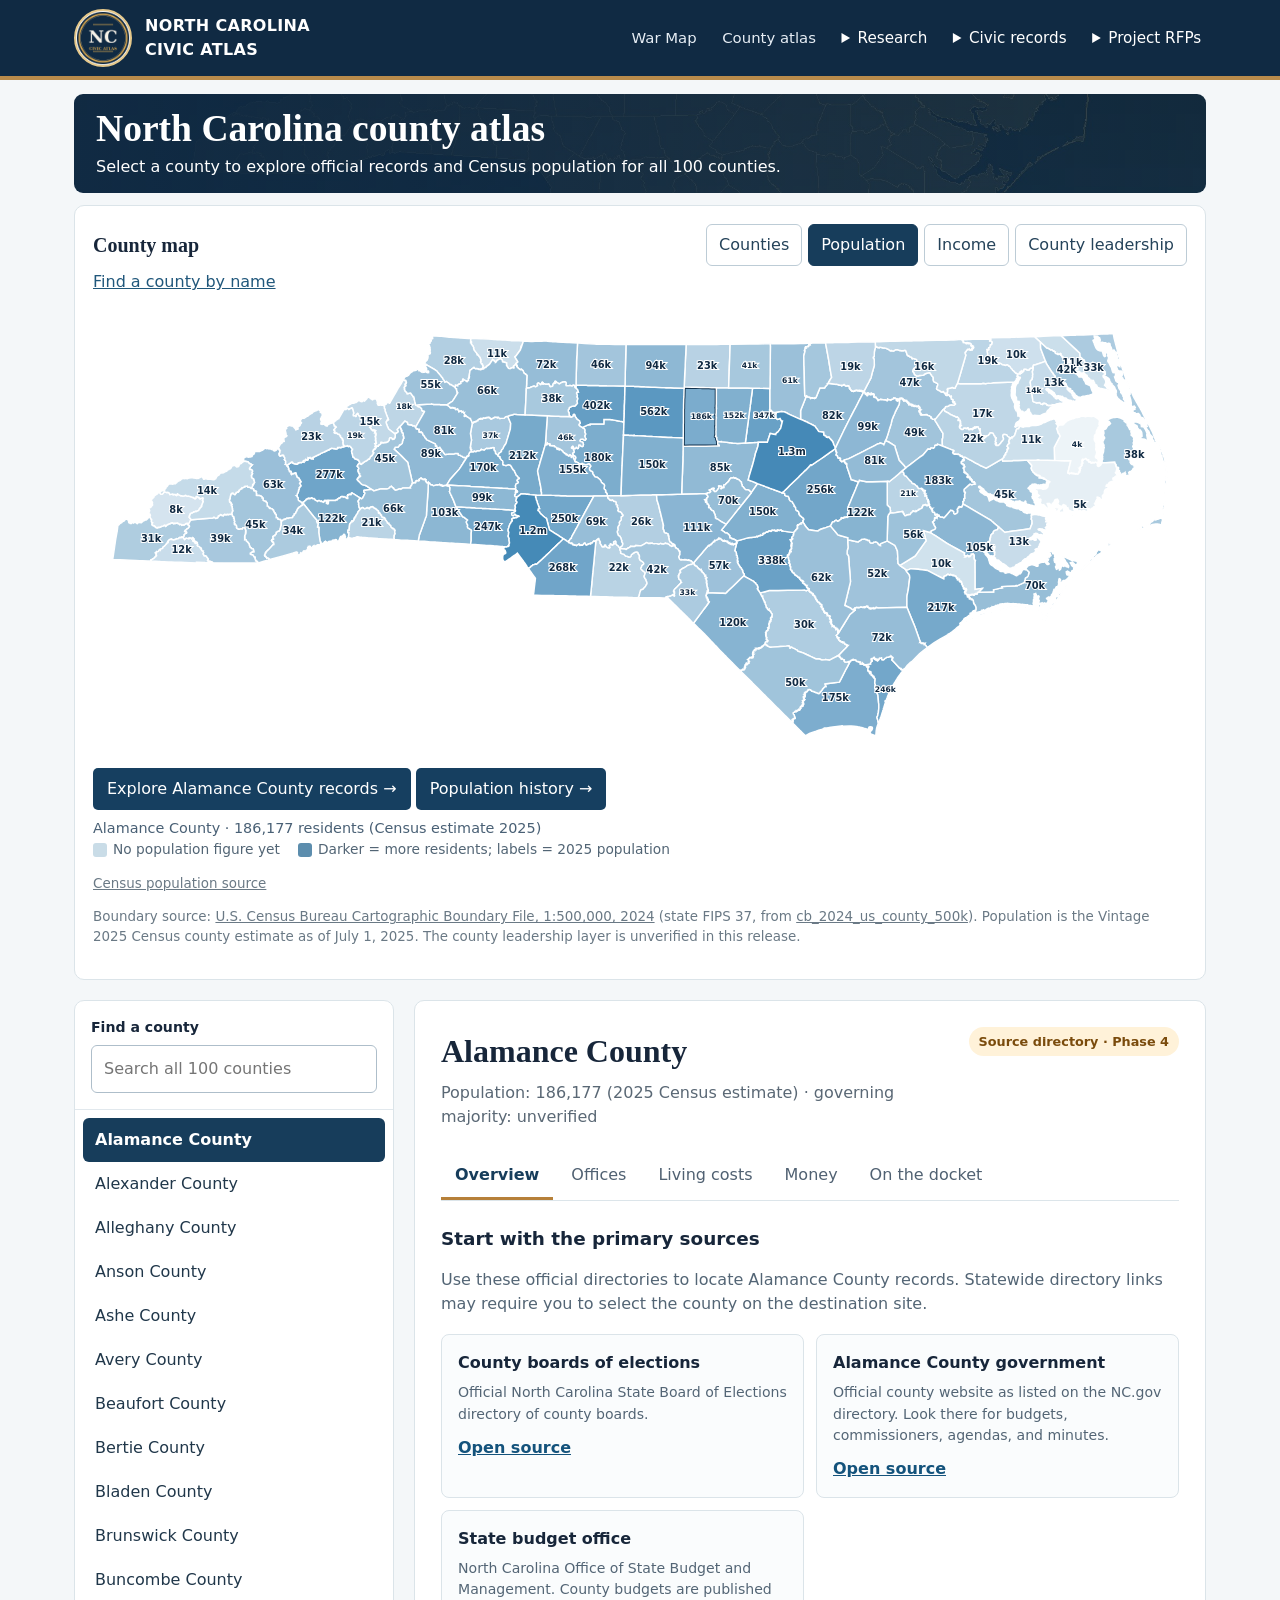
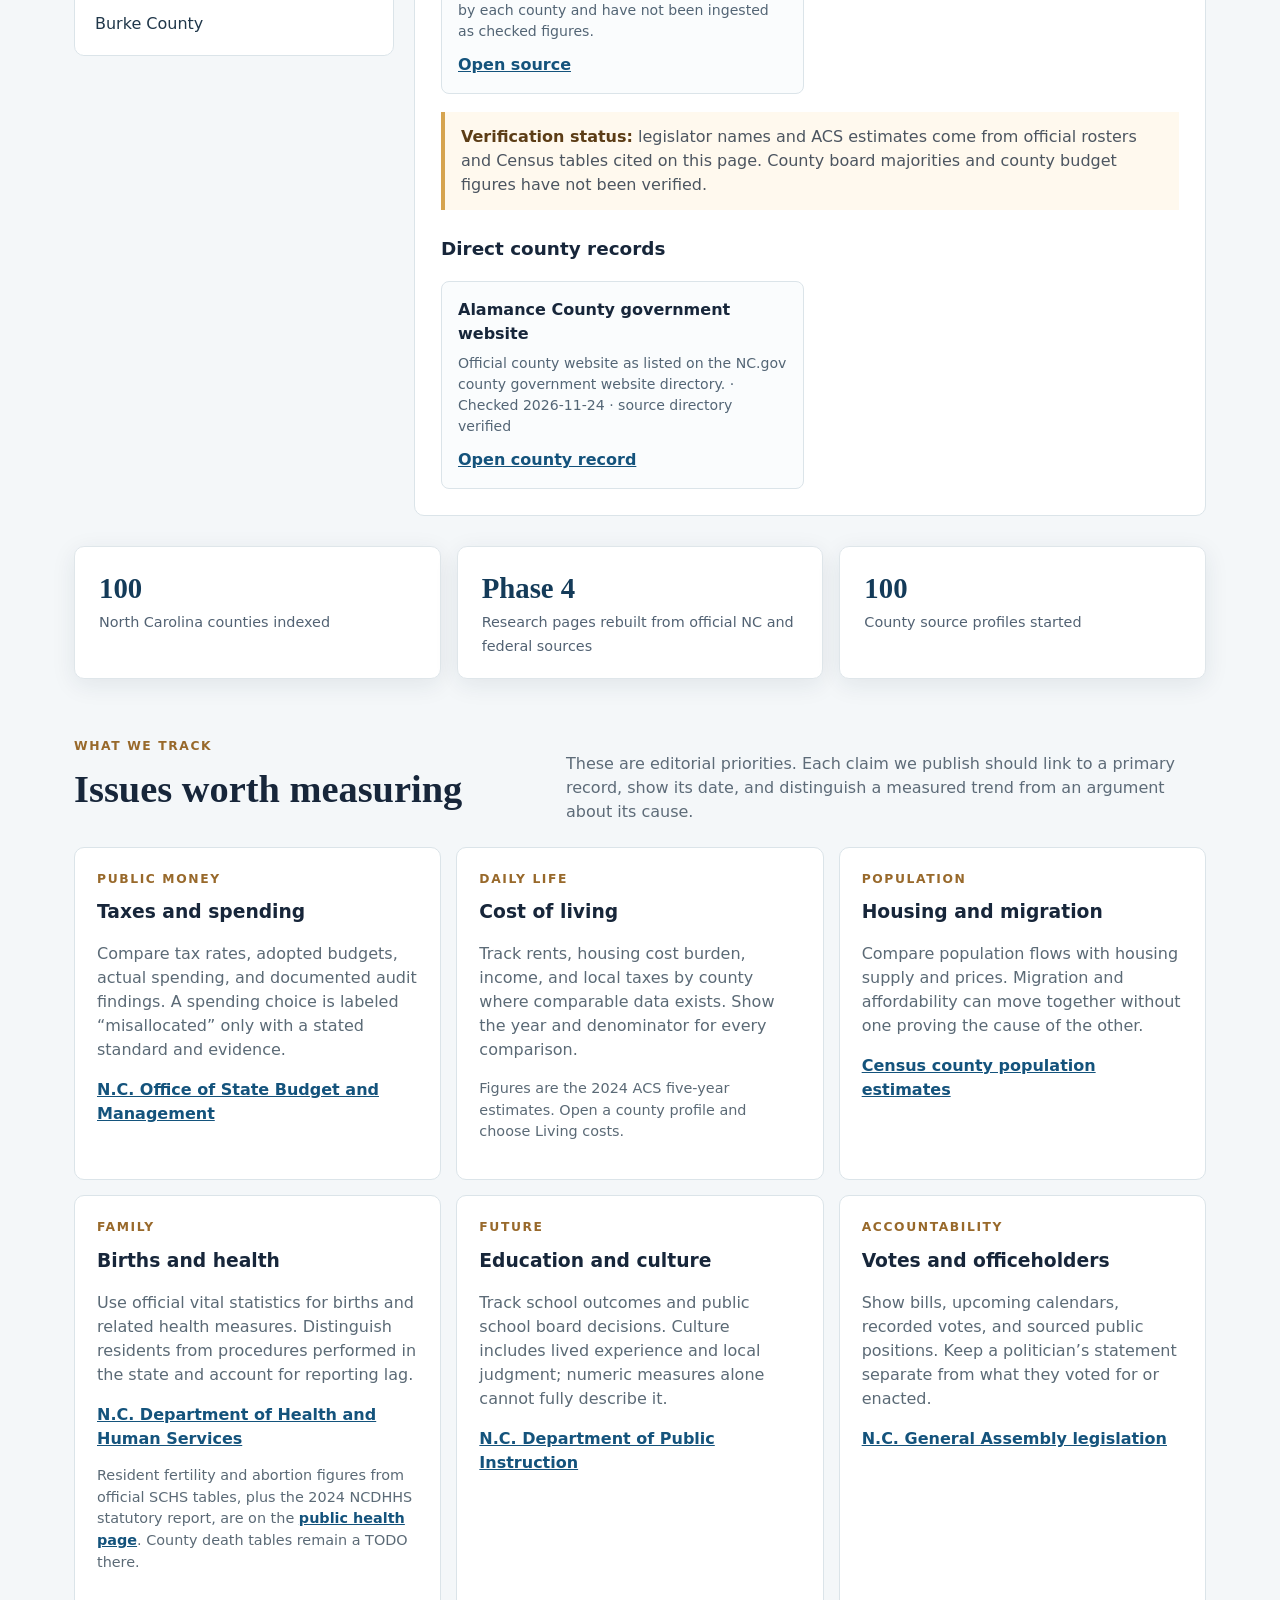
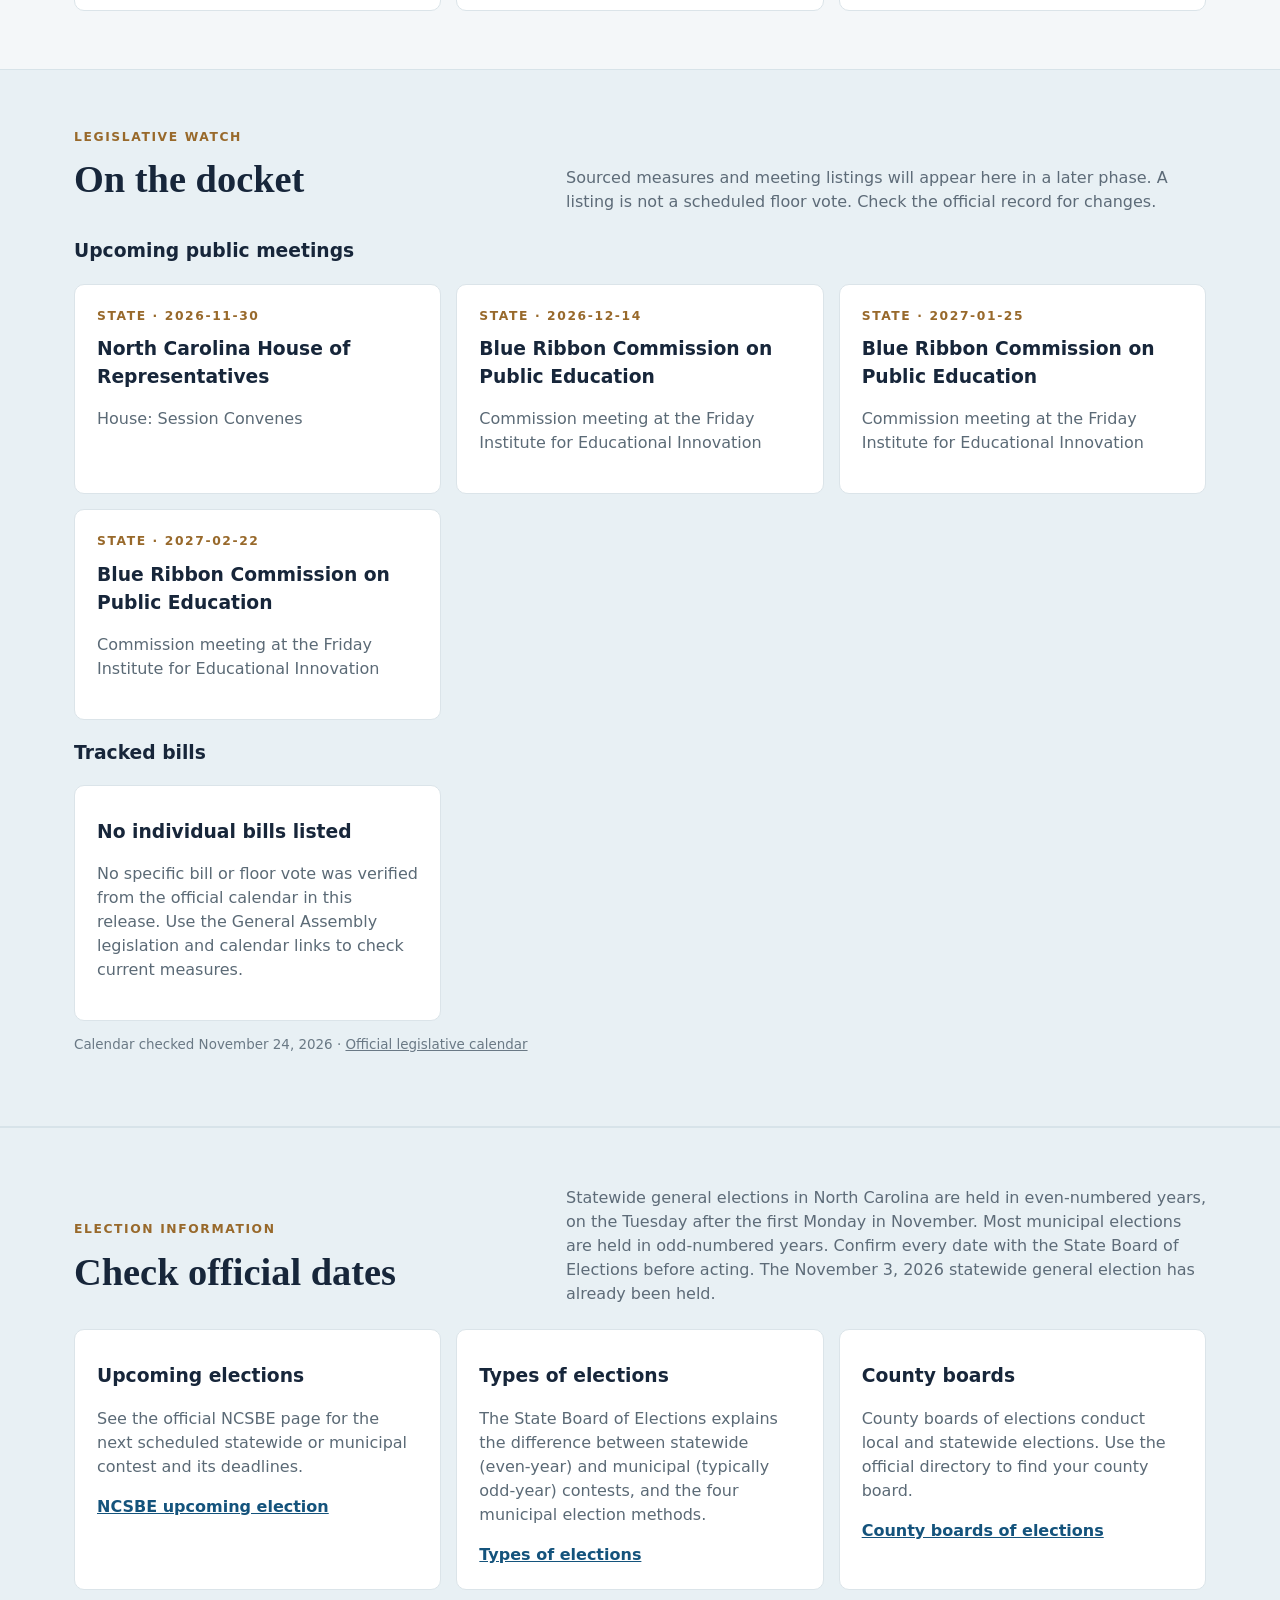
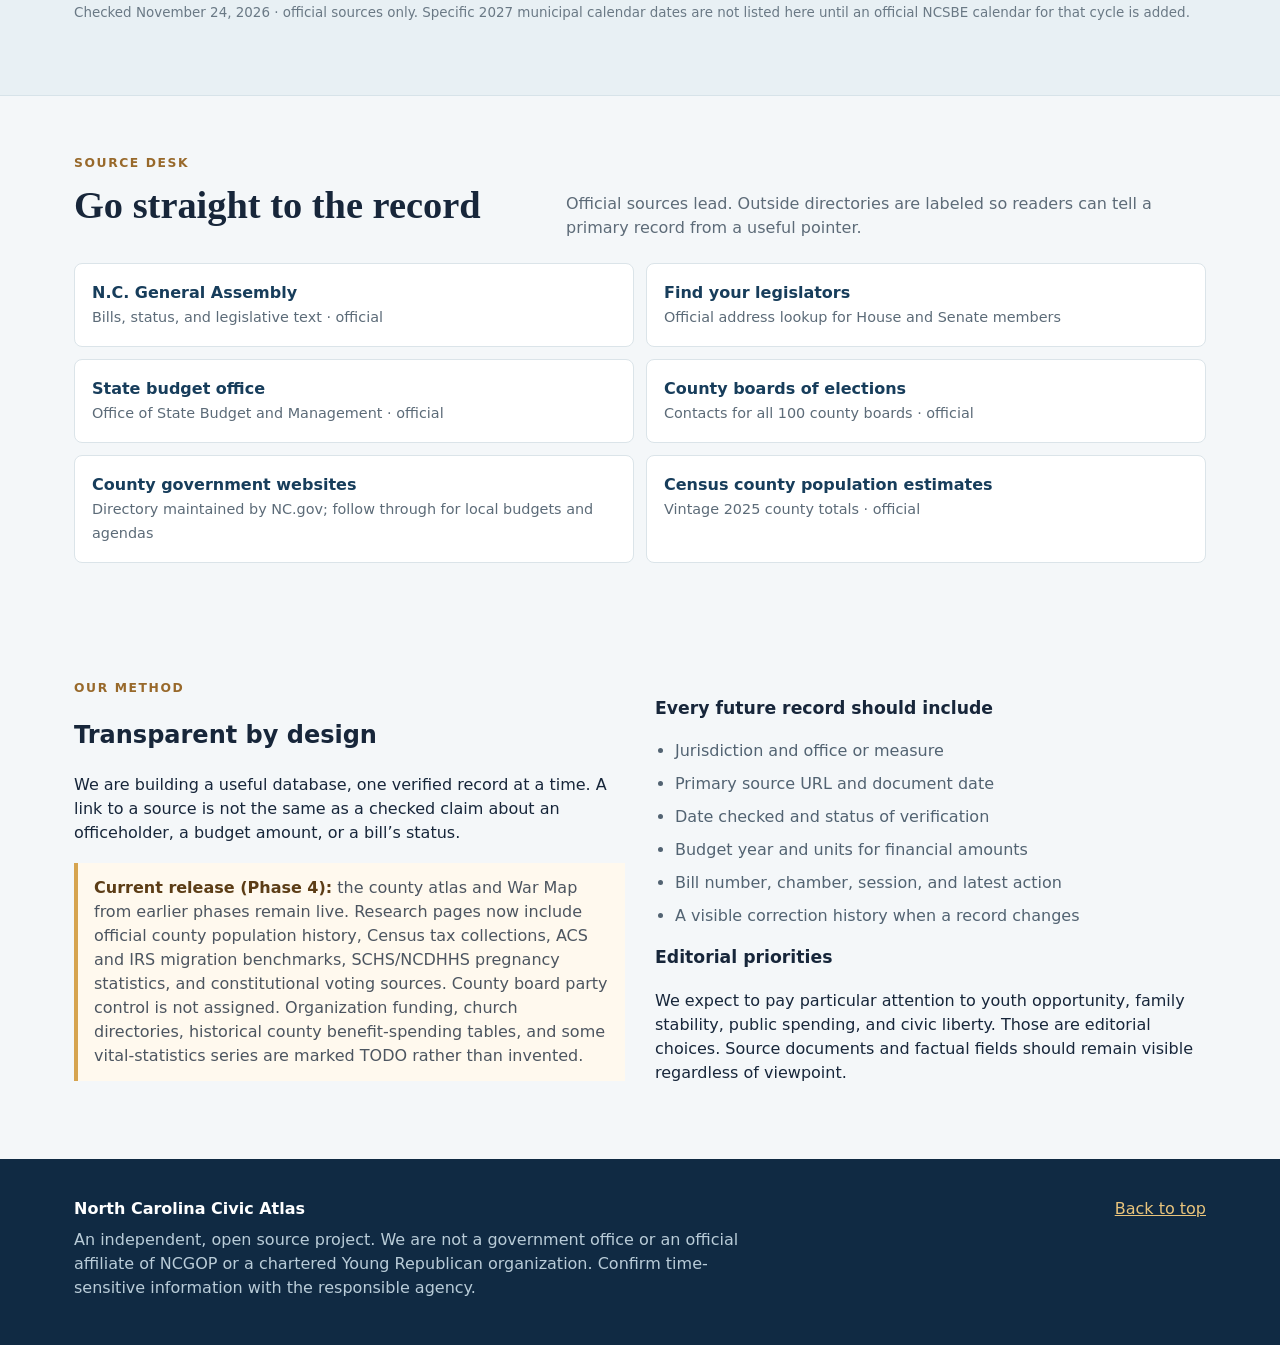
<file: index.html>
<!doctype html>
<html lang="en">
<head>
  <meta charset="utf-8">
  <meta name="viewport" content="width=device-width, initial-scale=1">
  <meta name="description" content="A county-by-county guide to North Carolina elections, public offices, budgets, and legislation.">
  <title>North Carolina Civic Atlas</title>
  <link rel="icon" type="image/png" href="assets/nc-badge.png">
  <link rel="stylesheet" href="atlas-navigation.css">
  <link rel="stylesheet" href="atlas-app.css">
  <script src="site-config.js"></script>
</head>
<body>
  <a class="skip-link" href="#county-search">Skip to county search</a>
  <header class="top">
    <div class="wrap">
      <a class="brand" href="#top">
        <img class="brand-badge" data-site-badge src="assets/nc-badge.png" alt="">
        <span data-site-brand-label>NORTH CAROLINA<br>CIVIC ATLAS</span>
      </a>
      <nav aria-label="Main navigation" class="site-nav">
        <a href="war_map/">War Map</a>
        <a href="#counties">County atlas</a>
        <details>
          <summary>Research</summary>
          <div>
            <a href="public-health.html">Public health</a>
            <a href="demographics.html">County demographics</a>
            <a href="trends.html">State trends</a>
            <a href="history.html">Historical spending</a>
            <a href="governors.html">Taxes by governor</a>
            <a href="migration-tax.html">Migration and taxes</a>
            <a href="suffrage.html">Voting eligibility</a>
            <a href="american-history.html">American history</a>
            <a href="ppc-funding.html">Organization funding</a>
          </div>
        </details>
        <details>
          <summary>Civic records</summary>
          <div>
            <a href="war_map/">North Carolina War Map</a>
            <a href="#docket">Legislative docket</a>
            <a href="#elections">Election dates</a>
            <a href="#sources">Source directory</a>
            <a href="#method">Research method</a>
          </div>
        </details>
        <details>
          <summary>Project RFPs</summary>
          <div>
            <a href="rfp.html">Daily sourdough at home</a>
            <a href="rfp-battery.html">Household battery buffering</a>
          </div>
        </details>
      </nav>
    </div>
  </header>
  <main id="top">
    <section id="counties">
      <div class="wrap">
        <div class="atlas-banner">
          <h1>North Carolina county atlas</h1>
          <p>Select a county to explore official records and Census population for all 100 counties.</p>
        </div>
        <div class="mapbox">
          <div class="mapbar">
            <h2>County map</h2>
            <div class="mapmodes" role="group" aria-label="Map layer">
              <button type="button" data-mapmode="counties" aria-pressed="false">Counties</button>
              <button type="button" data-mapmode="population" aria-pressed="true">Population</button>
              <button type="button" data-mapmode="income" aria-pressed="false">Income</button>
              <button type="button" data-mapmode="control" aria-pressed="false">County leadership</button>
            </div>
          </div>
          <a href="#county-search" class="map-search-link">Find a county by name</a>
          <div id="nc-map" class="mapcanvas"><p>Loading county boundaries…</p></div>
          <a id="county-drilldown" class="drilldown" href="history.html?county=Alamance#county-spending">Explore Alamance County records →</a>
          <a id="county-history" class="drilldown" href="demographics.html?county=Alamance">Population history →</a>
          <div id="map-status" class="mapstatus">Choose a county on the map or in the list.</div>
          <div id="map-legend" class="maplegend"></div>
          <p id="map-provenance" class="meta"></p>
          <p class="meta">Boundary source: <a href="https://www.census.gov/geographies/mapping-files/time-series/geo/cartographic-boundary.html" target="_blank" rel="noopener noreferrer">U.S. Census Bureau Cartographic Boundary File, 1:500,000, 2024</a> (state FIPS 37, from <a href="https://www2.census.gov/geo/tiger/GENZ2024/shp/cb_2024_us_county_500k.zip" target="_blank" rel="noopener noreferrer">cb_2024_us_county_500k</a>). Population is the Vintage 2025 Census county estimate as of July 1, 2025. The county leadership layer is unverified in this release.</p>
        </div>
        <div class="finder">
          <aside class="sidebar">
            <div class="searchbox">
              <label for="county-search">Find a county</label>
              <input id="county-search" type="search" placeholder="Search all 100 counties" autocomplete="off">
            </div>
            <div id="county-list" class="county-list" role="list"></div>
          </aside>
          <article class="panel" aria-live="polite">
            <div class="county-top">
              <div>
                <h3 id="county-title" tabindex="-1">Alamance County</h3>
                <p id="county-subtitle">North Carolina county profile</p>
              </div>
              <span class="pill">Source directory · Phase 4</span>
            </div>
            <div class="tabs" role="tablist" aria-label="County information">
              <button type="button" role="tab" aria-selected="true" data-tab="overview">Overview</button>
              <button type="button" role="tab" aria-selected="false" data-tab="offices">Offices</button>
              <button type="button" role="tab" aria-selected="false" data-tab="living">Living costs</button>
              <button type="button" role="tab" aria-selected="false" data-tab="money">Money</button>
              <button type="button" role="tab" aria-selected="false" data-tab="docket">On the docket</button>
            </div>
            <div id="county-detail" class="tabpanel" role="tabpanel"></div>
          </article>
        </div>
      </div>
    </section>

    <div class="wrap stats" aria-label="Project status">
      <div class="stat"><strong>100</strong><span>North Carolina counties indexed</span></div>
      <div class="stat"><strong>Phase 4</strong><span>Research pages rebuilt from official NC and federal sources</span></div>
      <div class="stat"><strong id="source-county-count">100</strong><span>County source profiles started</span></div>
    </div>

    <section id="issues">
      <div class="wrap">
        <div class="section-head">
          <div>
            <div class="kicker">What we track</div>
            <h2>Issues worth measuring</h2>
          </div>
          <p>These are editorial priorities. Each claim we publish should link to a primary record, show its date, and distinguish a measured trend from an argument about its cause.</p>
        </div>
        <div class="three">
          <div class="card">
            <div class="kicker">Public money</div>
            <h3>Taxes and spending</h3>
            <p>Compare tax rates, adopted budgets, actual spending, and documented audit findings. A spending choice is labeled “misallocated” only with a stated standard and evidence.</p>
            <a href="https://www.osbm.nc.gov/budget" target="_blank" rel="noopener noreferrer">N.C. Office of State Budget and Management</a>
          </div>
          <div class="card">
            <div class="kicker">Daily life</div>
            <h3>Cost of living</h3>
            <p>Track rents, housing cost burden, income, and local taxes by county where comparable data exists. Show the year and denominator for every comparison.</p>
            <p class="phase-note">Figures are the 2024 ACS five-year estimates. Open a county profile and choose Living costs.</p>
          </div>
          <div class="card">
            <div class="kicker">Population</div>
            <h3>Housing and migration</h3>
            <p>Compare population flows with housing supply and prices. Migration and affordability can move together without one proving the cause of the other.</p>
            <a href="https://www.census.gov/data/datasets/time-series/demo/popest/2020s-counties-total.html" target="_blank" rel="noopener noreferrer">Census county population estimates</a>
          </div>
          <div class="card">
            <div class="kicker">Family</div>
            <h3>Births and health</h3>
            <p>Use official vital statistics for births and related health measures. Distinguish residents from procedures performed in the state and account for reporting lag.</p>
            <a href="https://www.ncdhhs.gov/" target="_blank" rel="noopener noreferrer">N.C. Department of Health and Human Services</a>
            <p class="phase-note">Resident fertility and abortion figures from official SCHS tables, plus the 2024 NCDHHS statutory report, are on the <a href="public-health.html">public health page</a>. County death tables remain a TODO there.</p>
          </div>
          <div class="card">
            <div class="kicker">Future</div>
            <h3>Education and culture</h3>
            <p>Track school outcomes and public school board decisions. Culture includes lived experience and local judgment; numeric measures alone cannot fully describe it.</p>
            <a href="https://www.dpi.nc.gov/" target="_blank" rel="noopener noreferrer">N.C. Department of Public Instruction</a>
          </div>
          <div class="card">
            <div class="kicker">Accountability</div>
            <h3>Votes and officeholders</h3>
            <p>Show bills, upcoming calendars, recorded votes, and sourced public positions. Keep a politician’s statement separate from what they voted for or enacted.</p>
            <a href="https://www.ncleg.gov/Legislation" target="_blank" rel="noopener noreferrer">N.C. General Assembly legislation</a>
          </div>
        </div>
      </div>
    </section>

    <section class="band" id="docket">
      <div class="wrap">
        <div class="section-head">
          <div>
            <div class="kicker">Legislative watch</div>
            <h2>On the docket</h2>
          </div>
          <p>Sourced measures and meeting listings will appear here in a later phase. A listing is not a scheduled floor vote. Check the official record for changes.</p>
        </div>
        <h3>Upcoming public meetings</h3>
        <div class="three" id="meeting-list"><div class="card"><h3>Loading meetings…</h3></div></div>
        <h3>Tracked bills</h3>
        <div class="three" id="docket-list"><div class="card"><h3>Loading checked measures…</h3></div></div>
        <p class="meta" id="docket-asof">Calendar checked November 24, 2026 · <a href="https://www.ncleg.gov/LegislativeCalendar" target="_blank" rel="noopener noreferrer">Official legislative calendar</a></p>
      </div>
    </section>

    <section class="band" id="elections">
      <div class="wrap">
        <div class="section-head">
          <div>
            <div class="kicker">Election information</div>
            <h2>Check official dates</h2>
          </div>
          <p>Statewide general elections in North Carolina are held in even-numbered years, on the Tuesday after the first Monday in November. Most municipal elections are held in odd-numbered years. Confirm every date with the State Board of Elections before acting. The November 3, 2026 statewide general election has already been held.</p>
        </div>
        <div class="three">
          <div class="card">
            <h3>Upcoming elections</h3>
            <p>See the official NCSBE page for the next scheduled statewide or municipal contest and its deadlines.</p>
            <a href="https://www.ncsbe.gov/voting/upcoming-election" target="_blank" rel="noopener noreferrer">NCSBE upcoming election</a>
          </div>
          <div class="card">
            <h3>Types of elections</h3>
            <p>The State Board of Elections explains the difference between statewide (even-year) and municipal (typically odd-year) contests, and the four municipal election methods.</p>
            <a href="https://www.ncsbe.gov/about-elections/types-elections" target="_blank" rel="noopener noreferrer">Types of elections</a>
          </div>
          <div class="card">
            <h3>County boards</h3>
            <p>County boards of elections conduct local and statewide elections. Use the official directory to find your county board.</p>
            <a href="https://www.ncsbe.gov/about-elections/county-boards-elections" target="_blank" rel="noopener noreferrer">County boards of elections</a>
          </div>
        </div>
        <p class="meta">Checked November 24, 2026 · official sources only. Specific 2027 municipal calendar dates are not listed here until an official NCSBE calendar for that cycle is added.</p>
      </div>
    </section>

    <section id="sources">
      <div class="wrap">
        <div class="section-head">
          <div>
            <div class="kicker">Source desk</div>
            <h2>Go straight to the record</h2>
          </div>
          <p>Official sources lead. Outside directories are labeled so readers can tell a primary record from a useful pointer.</p>
        </div>
        <div class="link-list">
          <a href="https://www.ncleg.gov/Legislation" target="_blank" rel="noopener noreferrer"><strong>N.C. General Assembly</strong><span>Bills, status, and legislative text · official</span></a>
          <a href="https://www.ncleg.gov/FindYourLegislators" target="_blank" rel="noopener noreferrer"><strong>Find your legislators</strong><span>Official address lookup for House and Senate members</span></a>
          <a href="https://www.osbm.nc.gov/budget" target="_blank" rel="noopener noreferrer"><strong>State budget office</strong><span>Office of State Budget and Management · official</span></a>
          <a href="https://www.ncsbe.gov/about-elections/county-boards-elections" target="_blank" rel="noopener noreferrer"><strong>County boards of elections</strong><span>Contacts for all 100 county boards · official</span></a>
          <a href="https://www.nc.gov/your-government/county-government-websites" target="_blank" rel="noopener noreferrer"><strong>County government websites</strong><span>Directory maintained by NC.gov; follow through for local budgets and agendas</span></a>
          <a href="https://www.census.gov/data/datasets/time-series/demo/popest/2020s-counties-total.html" target="_blank" rel="noopener noreferrer"><strong>Census county population estimates</strong><span>Vintage 2025 county totals · official</span></a>
        </div>
      </div>
    </section>

    <section id="method">
      <div class="wrap method">
        <div>
          <div class="kicker">Our method</div>
          <h2>Transparent by design</h2>
          <p>We are building a useful database, one verified record at a time. A link to a source is not the same as a checked claim about an officeholder, a budget amount, or a bill’s status.</p>
          <div class="note"><strong>Current release (Phase 4):</strong> the county atlas and War Map from earlier phases remain live. Research pages now include official county population history, Census tax collections, ACS and IRS migration benchmarks, SCHS/NCDHHS pregnancy statistics, and constitutional voting sources. County board party control is not assigned. Organization funding, church directories, historical county benefit-spending tables, and some vital-statistics series are marked TODO rather than invented.</div>
        </div>
        <div>
          <h3>Every future record should include</h3>
          <ul>
            <li>Jurisdiction and office or measure</li>
            <li>Primary source URL and document date</li>
            <li>Date checked and status of verification</li>
            <li>Budget year and units for financial amounts</li>
            <li>Bill number, chamber, session, and latest action</li>
            <li>A visible correction history when a record changes</li>
          </ul>
          <h3>Editorial priorities</h3>
          <p>We expect to pay particular attention to youth opportunity, family stability, public spending, and civic liberty. Those are editorial choices. Source documents and factual fields should remain visible regardless of viewpoint.</p>
        </div>
      </div>
    </section>
  </main>
  <footer class="footer">
    <div class="wrap">
      <div>
        <strong data-site-name>North Carolina Civic Atlas</strong>
        <p data-site-disclaimer>An independent, open source project. We are not a government office or an official affiliate of NCGOP or a chartered Young Republican organization. Confirm time-sensitive information with the responsible agency.</p>
      </div>
      <div><a href="#top">Back to top</a></div>
    </div>
  </footer>
  <script src="site-chrome.js"></script>
  <script src="county-index.js"></script>
  <script src="index-app.js"></script>
</body>
</html>
</file>
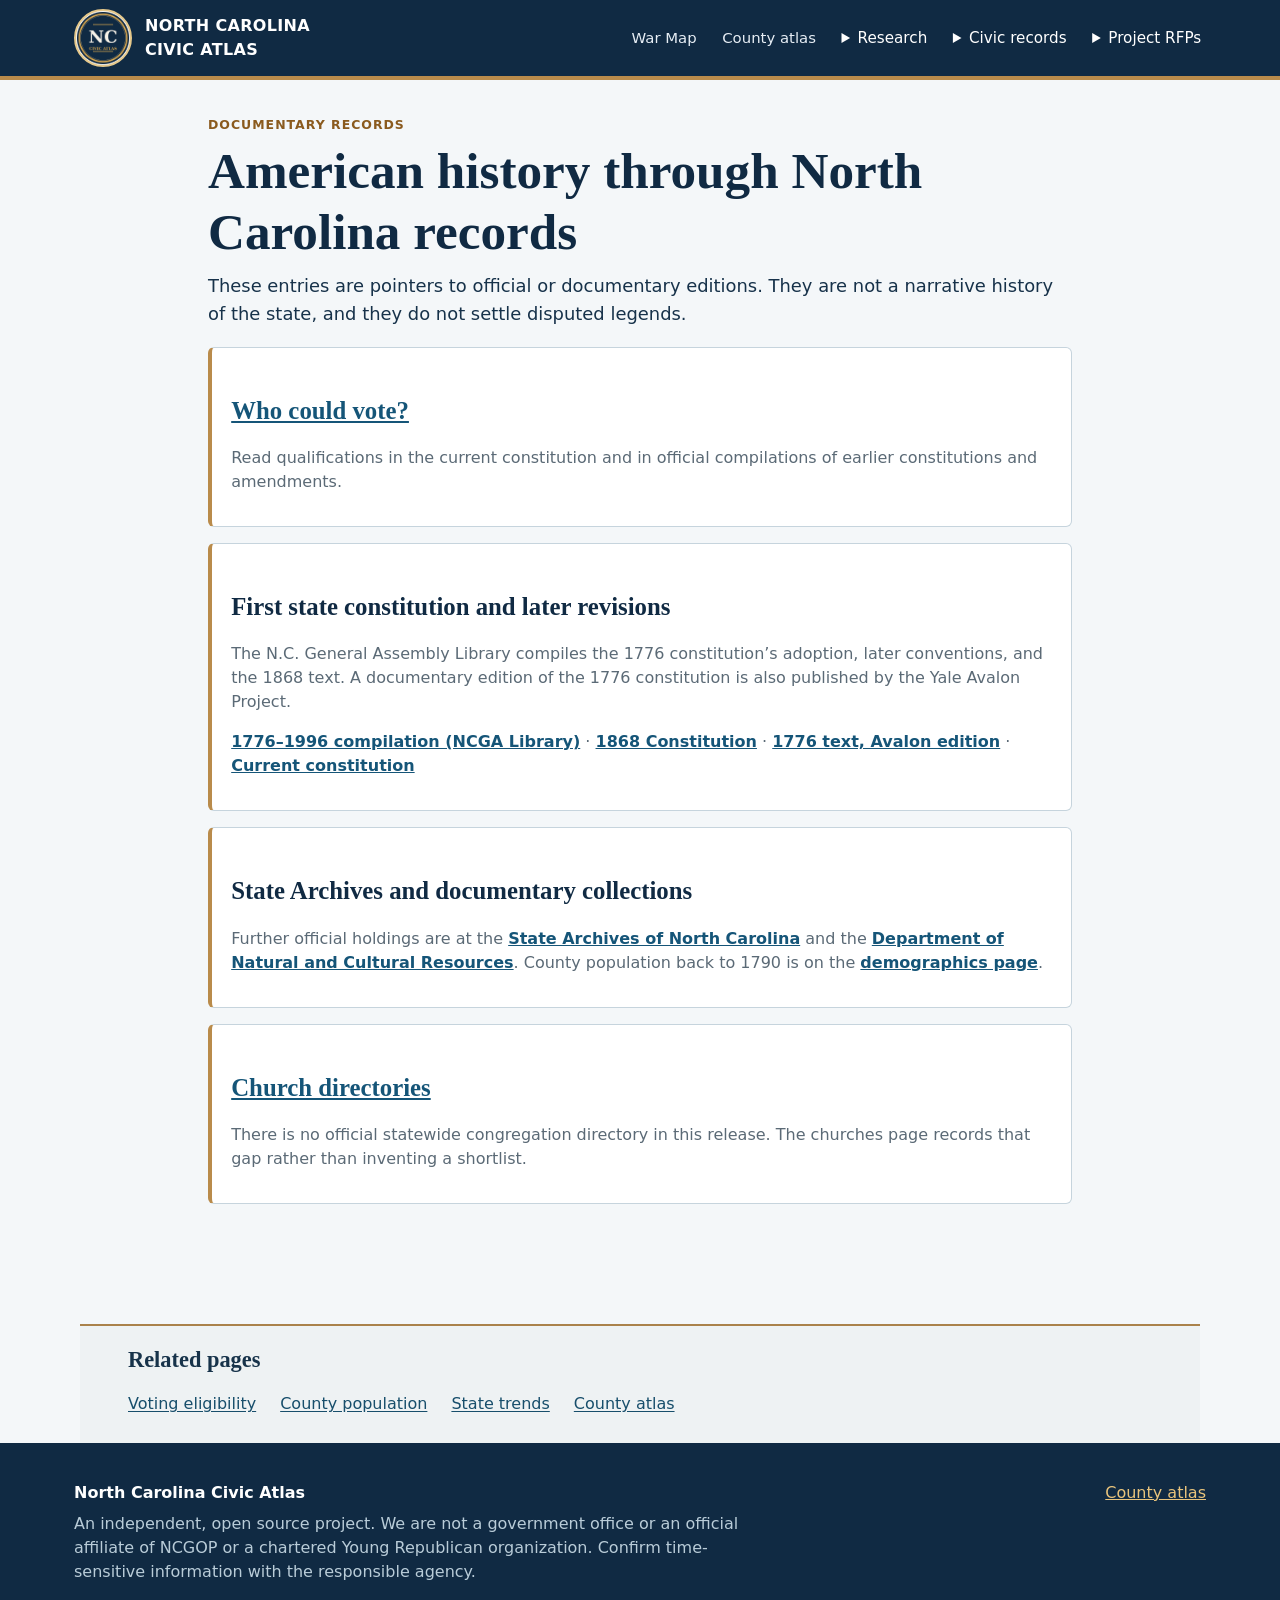
<file: american-history.html>
<!doctype html>
<html lang="en">
<head>
  <meta charset="utf-8">
  <meta name="viewport" content="width=device-width, initial-scale=1">
  <meta name="description" content="North Carolina’s constitutional and documentary records, with links to official and documentary editions.">
  <title>American history through North Carolina records | North Carolina Civic Atlas</title>
  <link rel="icon" type="image/png" href="assets/nc-badge.png">
  <link rel="stylesheet" href="atlas-navigation.css">
  <link rel="stylesheet" href="atlas-app.css">
  <link rel="stylesheet" href="research-pages.css">
  <script src="site-config.js"></script>
</head>
<body data-page-title="American history through North Carolina records">
  <a class="skip-link" href="#main">Skip to main content</a>
  <header class="top">
    <div class="wrap">
      <a class="brand" href="index.html">
        <img class="brand-badge" data-site-badge src="assets/nc-badge.png" alt="">
        <span data-site-brand-label>NORTH CAROLINA<br>CIVIC ATLAS</span>
      </a>
      <nav aria-label="Main navigation" class="site-nav">
        <a href="war_map/">War Map</a>
        <a href="index.html#counties">County atlas</a>
        <details>
          <summary>Research</summary>
          <div>
            <a href="public-health.html">Public health</a>
            <a href="demographics.html">County demographics</a>
            <a href="trends.html">State trends</a>
            <a href="history.html">Historical spending</a>
            <a href="governors.html">Taxes by governor</a>
            <a href="migration-tax.html">Migration and taxes</a>
            <a href="suffrage.html">Voting eligibility</a>
            <a href="american-history.html">American history</a>
            <a href="ppc-funding.html">Organization funding</a>
          </div>
        </details>
        <details>
          <summary>Civic records</summary>
          <div>
            <a href="war_map/">North Carolina War Map</a>
            <a href="index.html#docket">Legislative docket</a>
            <a href="index.html#elections">Election dates</a>
            <a href="index.html#sources">Source directory</a>
            <a href="index.html#method">Research method</a>
          </div>
        </details>
        <details>
          <summary>Project RFPs</summary>
          <div>
            <a href="rfp.html">Daily sourdough at home</a>
            <a href="rfp-battery.html">Household battery buffering</a>
          </div>
        </details>
      </nav>
    </div>
  </header>
  <main id="main" class="wrap research-main">
    <p class="kicker">Documentary records</p>
    <h1>American history through North Carolina records</h1>
    <p class="lede">These entries are pointers to official or documentary editions. They are not a narrative history of the state, and they do not settle disputed legends.</p>
    <article class="card">
      <h2><a href="suffrage.html">Who could vote?</a></h2>
      <p>Read qualifications in the current constitution and in official compilations of earlier constitutions and amendments.</p>
    </article>
    <article class="card">
      <h2>First state constitution and later revisions</h2>
      <p>The N.C. General Assembly Library compiles the 1776 constitution’s adoption, later conventions, and the 1868 text. A documentary edition of the 1776 constitution is also published by the Yale Avalon Project.</p>
      <p><a href="https://webservices.ncleg.gov/ViewDocSiteFile/56192">1776–1996 compilation (NCGA Library)</a> · <a href="https://webservices.ncleg.gov/ViewDocSiteFile/56196">1868 Constitution</a> · <a href="https://avalon.law.yale.edu/18th_century/nc07.asp">1776 text, Avalon edition</a> · <a href="https://www.ncleg.gov/EnactedLegislation/Constitution/NCConstitution.html">Current constitution</a></p>
    </article>
    <article class="card">
      <h2>State Archives and documentary collections</h2>
      <p>Further official holdings are at the <a href="https://archives.ncdcr.gov/">State Archives of North Carolina</a> and the <a href="https://www.ncdcr.gov/">Department of Natural and Cultural Resources</a>. County population back to 1790 is on the <a href="demographics.html">demographics page</a>.</p>
    </article>
    <article class="card">
      <h2><a href="churches.html">Church directories</a></h2>
      <p>There is no official statewide congregation directory in this release. The churches page records that gap rather than inventing a shortlist.</p>
    </article>

  </main>
  <aside class="atlas-explore" aria-label="Related pages">
    <h2>Related pages</h2>
    <ul>
      <li><a href="suffrage.html">Voting eligibility</a></li>
      <li><a href="demographics.html">County population</a></li>
      <li><a href="trends.html">State trends</a></li>
      <li><a href="index.html">County atlas</a></li>
    </ul>
  </aside>
  <footer class="footer">
    <div class="wrap">
      <div>
        <strong data-site-name>North Carolina Civic Atlas</strong>
        <p data-site-disclaimer></p>
      </div>
      <div><a href="index.html">County atlas</a></div>
    </div>
  </footer>
  <script src="site-chrome.js"></script>

</body>
</html>
</file>
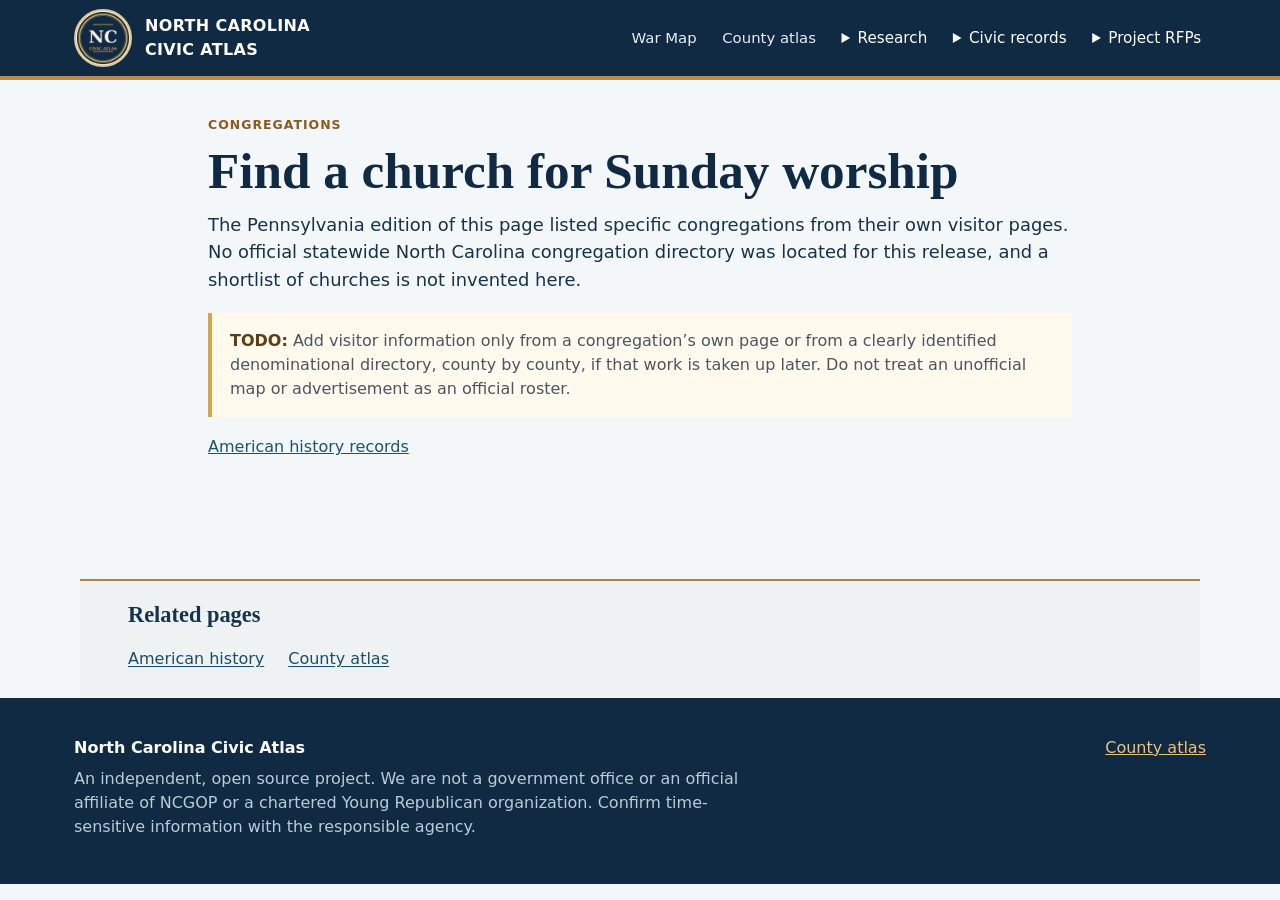
<file: churches.html>
<!doctype html>
<html lang="en">
<head>
  <meta charset="utf-8">
  <meta name="viewport" content="width=device-width, initial-scale=1">
  <meta name="description" content="No official statewide congregation directory was found for this release, so no shortlist is invented.">
  <title>Churches and Sunday worship in North Carolina | North Carolina Civic Atlas</title>
  <link rel="icon" type="image/png" href="assets/nc-badge.png">
  <link rel="stylesheet" href="atlas-navigation.css">
  <link rel="stylesheet" href="atlas-app.css">
  <link rel="stylesheet" href="research-pages.css">
  <script src="site-config.js"></script>
</head>
<body data-page-title="Churches and Sunday worship in North Carolina">
  <a class="skip-link" href="#main">Skip to main content</a>
  <header class="top">
    <div class="wrap">
      <a class="brand" href="index.html">
        <img class="brand-badge" data-site-badge src="assets/nc-badge.png" alt="">
        <span data-site-brand-label>NORTH CAROLINA<br>CIVIC ATLAS</span>
      </a>
      <nav aria-label="Main navigation" class="site-nav">
        <a href="war_map/">War Map</a>
        <a href="index.html#counties">County atlas</a>
        <details>
          <summary>Research</summary>
          <div>
            <a href="public-health.html">Public health</a>
            <a href="demographics.html">County demographics</a>
            <a href="trends.html">State trends</a>
            <a href="history.html">Historical spending</a>
            <a href="governors.html">Taxes by governor</a>
            <a href="migration-tax.html">Migration and taxes</a>
            <a href="suffrage.html">Voting eligibility</a>
            <a href="american-history.html">American history</a>
            <a href="ppc-funding.html">Organization funding</a>
          </div>
        </details>
        <details>
          <summary>Civic records</summary>
          <div>
            <a href="war_map/">North Carolina War Map</a>
            <a href="index.html#docket">Legislative docket</a>
            <a href="index.html#elections">Election dates</a>
            <a href="index.html#sources">Source directory</a>
            <a href="index.html#method">Research method</a>
          </div>
        </details>
        <details>
          <summary>Project RFPs</summary>
          <div>
            <a href="rfp.html">Daily sourdough at home</a>
            <a href="rfp-battery.html">Household battery buffering</a>
          </div>
        </details>
      </nav>
    </div>
  </header>
  <main id="main" class="wrap research-main">
    <p class="kicker">Congregations</p>
    <h1>Find a church for Sunday worship</h1>
    <p class="lede">The Pennsylvania edition of this page listed specific congregations from their own visitor pages. No official statewide North Carolina congregation directory was located for this release, and a shortlist of churches is not invented here.</p>
    <div class="todo"><strong>TODO:</strong> Add visitor information only from a congregation’s own page or from a clearly identified denominational directory, county by county, if that work is taken up later. Do not treat an unofficial map or advertisement as an official roster.</div>
    <p><a href="american-history.html">American history records</a></p>

  </main>
  <aside class="atlas-explore" aria-label="Related pages">
    <h2>Related pages</h2>
    <ul>
      <li><a href="american-history.html">American history</a></li>
      <li><a href="index.html#counties">County atlas</a></li>
    </ul>
  </aside>
  <footer class="footer">
    <div class="wrap">
      <div>
        <strong data-site-name>North Carolina Civic Atlas</strong>
        <p data-site-disclaimer></p>
      </div>
      <div><a href="index.html">County atlas</a></div>
    </div>
  </footer>
  <script src="site-chrome.js"></script>

</body>
</html>
</file>
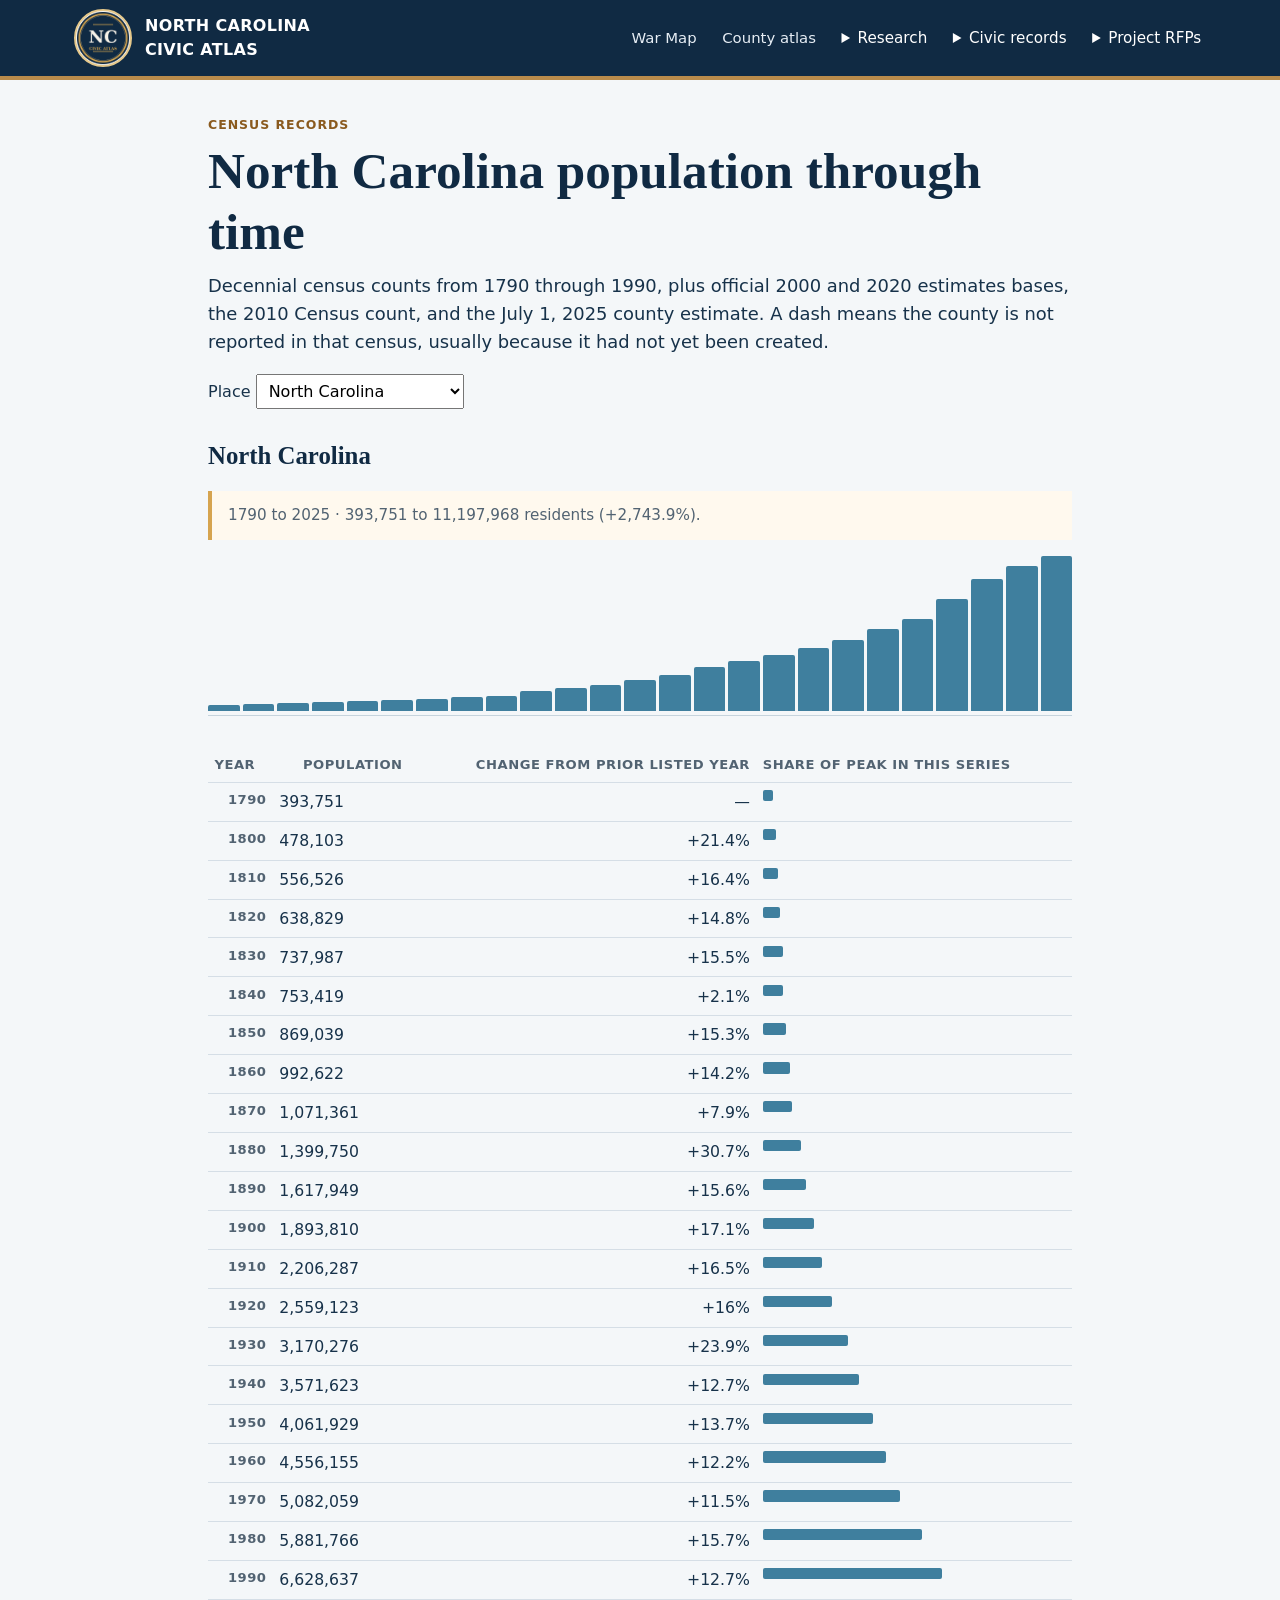
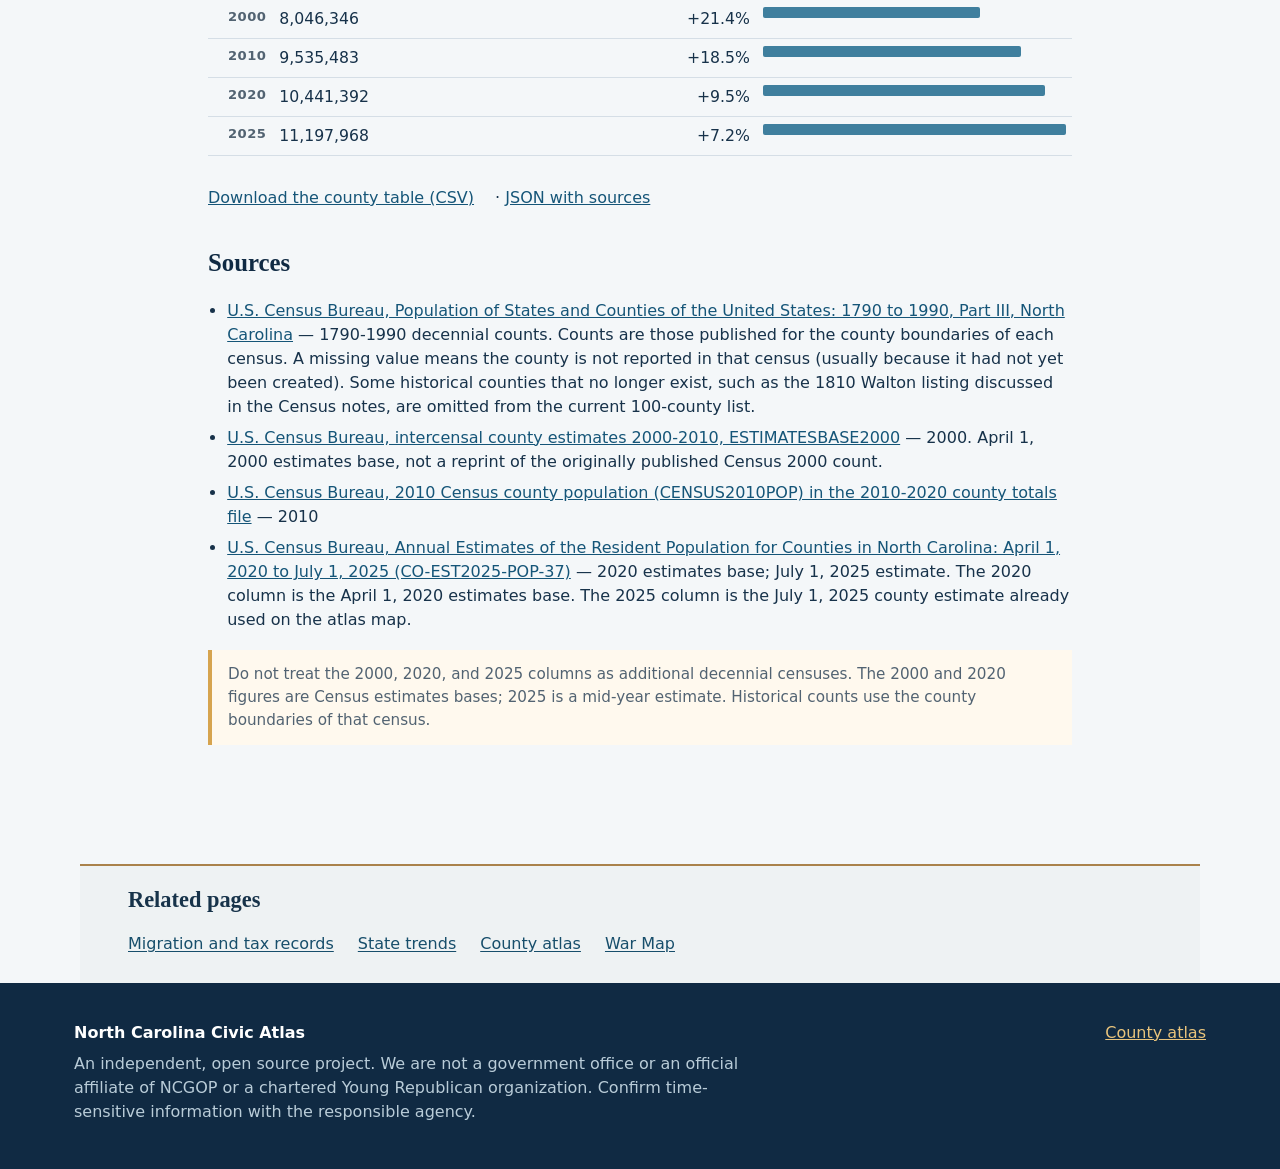
<file: demographics.html>
<!doctype html>
<html lang="en">
<head>
  <meta charset="utf-8">
  <meta name="viewport" content="width=device-width, initial-scale=1">
  <meta name="description" content="How North Carolina’s population changed by county across census years, with downloadable official source data.">
  <title>North Carolina population history by county | North Carolina Civic Atlas</title>
  <link rel="icon" type="image/png" href="assets/nc-badge.png">
  <link rel="stylesheet" href="atlas-navigation.css">
  <link rel="stylesheet" href="atlas-app.css">
  <link rel="stylesheet" href="research-pages.css">
  
  <script src="site-config.js"></script>
</head>
<body data-page-title="North Carolina population history by county">
  <a class="skip-link" href="#main">Skip to main content</a>
  <header class="top">
    <div class="wrap">
      <a class="brand" href="index.html">
        <img class="brand-badge" data-site-badge src="assets/nc-badge.png" alt="">
        <span data-site-brand-label>NORTH CAROLINA<br>CIVIC ATLAS</span>
      </a>
      <nav aria-label="Main navigation" class="site-nav">
        <a href="war_map/">War Map</a>
        <a href="index.html#counties">County atlas</a>
        <details>
          <summary>Research</summary>
          <div>
            <a href="public-health.html">Public health</a>
            <a href="demographics.html">County demographics</a>
            <a href="trends.html">State trends</a>
            <a href="history.html">Historical spending</a>
            <a href="governors.html">Taxes by governor</a>
            <a href="migration-tax.html">Migration and taxes</a>
            <a href="suffrage.html">Voting eligibility</a>
            <a href="american-history.html">American history</a>
            <a href="ppc-funding.html">Organization funding</a>
          </div>
        </details>
        <details>
          <summary>Civic records</summary>
          <div>
            <a href="war_map/">North Carolina War Map</a>
            <a href="index.html#docket">Legislative docket</a>
            <a href="index.html#elections">Election dates</a>
            <a href="index.html#sources">Source directory</a>
            <a href="index.html#method">Research method</a>
          </div>
        </details>
        <details>
          <summary>Project RFPs</summary>
          <div>
            <a href="rfp.html">Daily sourdough at home</a>
            <a href="rfp-battery.html">Household battery buffering</a>
          </div>
        </details>
      </nav>
    </div>
  </header>
  <main id="main" class="wrap research-main">
    <p class="kicker">Census records</p>
    <h1>North Carolina population through time</h1>
    <p class="lede">Decennial census counts from 1790 through 1990, plus official 2000 and 2020 estimates bases, the 2010 Census count, and the July 1, 2025 county estimate. A dash means the county is not reported in that census, usually because it had not yet been created.</p>
    <div class="controls">
      <label>Place
        <select id="area"></select>
      </label>
    </div>
    <h2 id="title">North Carolina</h2>
    <p id="summary" class="note"></p>
    <div id="chart" aria-hidden="true"></div>
    <table>
      <thead><tr><th>Year</th><th class="num">Population</th><th class="num">Change from prior listed year</th><th>Share of peak in this series</th></tr></thead>
      <tbody id="rows"></tbody>
    </table>
    <p><a class="download" href="research/county-pop-history.csv">Download the county table (CSV)</a> · <a class="download" href="research/county-pop-history.json">JSON with sources</a></p>
    <h2>Sources</h2>
    <ul class="plain" id="source-list"></ul>
    <p class="note">Do not treat the 2000, 2020, and 2025 columns as additional decennial censuses. The 2000 and 2020 figures are Census estimates bases; 2025 is a mid-year estimate. Historical counts use the county boundaries of that census.</p>

  </main>
  <aside class="atlas-explore" aria-label="Related pages">
    <h2>Related pages</h2>
    <ul>
      <li><a href="migration-tax.html">Migration and tax records</a></li>
      <li><a href="trends.html">State trends</a></li>
      <li><a href="index.html#counties">County atlas</a></li>
      <li><a href="war_map/">War Map</a></li>
    </ul>
  </aside>
  <footer class="footer">
    <div class="wrap">
      <div>
        <strong data-site-name>North Carolina Civic Atlas</strong>
        <p data-site-disclaimer></p>
      </div>
      <div><a href="index.html">County atlas</a></div>
    </div>
  </footer>
  <script src="site-chrome.js"></script>
<script>
const format = new Intl.NumberFormat('en-US');
const percent = new Intl.NumberFormat('en-US', {style:'percent', maximumFractionDigits:1, signDisplay:'exceptZero'});
fetch('research/county-pop-history.json').then(r => { if (!r.ok) throw r; return r.json(); }).then(series => {
  const area = document.getElementById('area');
  const names = Object.keys(series.places);
  const state = names.filter(n => n === 'North Carolina');
  const counties = names.filter(n => n !== 'North Carolina').sort((a,b)=>a.localeCompare(b));
  for (const name of state.concat(counties)) area.add(new Option(name === 'North Carolina' ? name : name + ' County', name));
  const requested = new URLSearchParams(location.search).get('county');
  if (requested && Object.hasOwn(series.places, requested)) area.value = requested;
  const sourceList = document.getElementById('source-list');
  sourceList.replaceChildren(...series.sources.map(s => {
    const li = document.createElement('li');
    const a = document.createElement('a');
    a.href = s.url; a.textContent = s.title;
    li.append(a, document.createTextNode(' — ' + (s.years || '') + (s.note ? '. ' + s.note : '')));
    return li;
  }));
  function display(){
    const place = area.value;
    const counts = series.places[place];
    const observed = counts.filter(v => v != null);
    const peak = Math.max(...observed);
    const first = counts.findIndex(v => v != null);
    const last = counts.reduce((i,v,idx)=> v != null ? idx : i, 0);
    document.getElementById('title').textContent = place === 'North Carolina' ? place : place + ' County';
    document.getElementById('summary').textContent = series.years[first] + ' to ' + series.years[last] + ' · ' + format.format(counts[first]) + ' to ' + format.format(counts[last]) + ' residents (' + percent.format(counts[last]/counts[first]-1) + ').';
    const rows = document.getElementById('rows');
    const chart = document.getElementById('chart');
    rows.replaceChildren();
    chart.replaceChildren();
    let prev = null;
    counts.forEach((count, index) => {
      const row = rows.insertRow();
      const year = document.createElement('th'); year.scope='row'; year.textContent = series.years[index]; row.append(year);
      row.insertCell().textContent = count == null ? '—' : format.format(count);
      row.cells[0].className = 'num';
      const ch = row.insertCell(); ch.className='num';
      ch.textContent = count == null || prev == null ? '—' : percent.format(count/prev-1);
      const barCell = row.insertCell();
      if (count != null) {
        const bar = document.createElement('div'); bar.className='bar'; bar.style.width=(100*count/peak)+'%'; barCell.append(bar);
        const i = document.createElement('i'); i.style.height=(100*count/peak)+'%'; i.title=String(series.years[index]); chart.append(i);
        prev = count;
      } else {
        barCell.textContent = '';
        const i = document.createElement('i'); i.style.height='0'; i.style.background='#d5dee6'; chart.append(i);
      }
    });
  }
  area.addEventListener('change', () => {
    display();
    const url = new URL(location.href);
    url.searchParams.set('county', area.value);
    history.replaceState(null,'',url);
  });
  display();
}).catch(() => {
  document.getElementById('summary').textContent = 'The population table could not load. Check your connection and reload.';
});
</script>

</body>
</html>
</file>
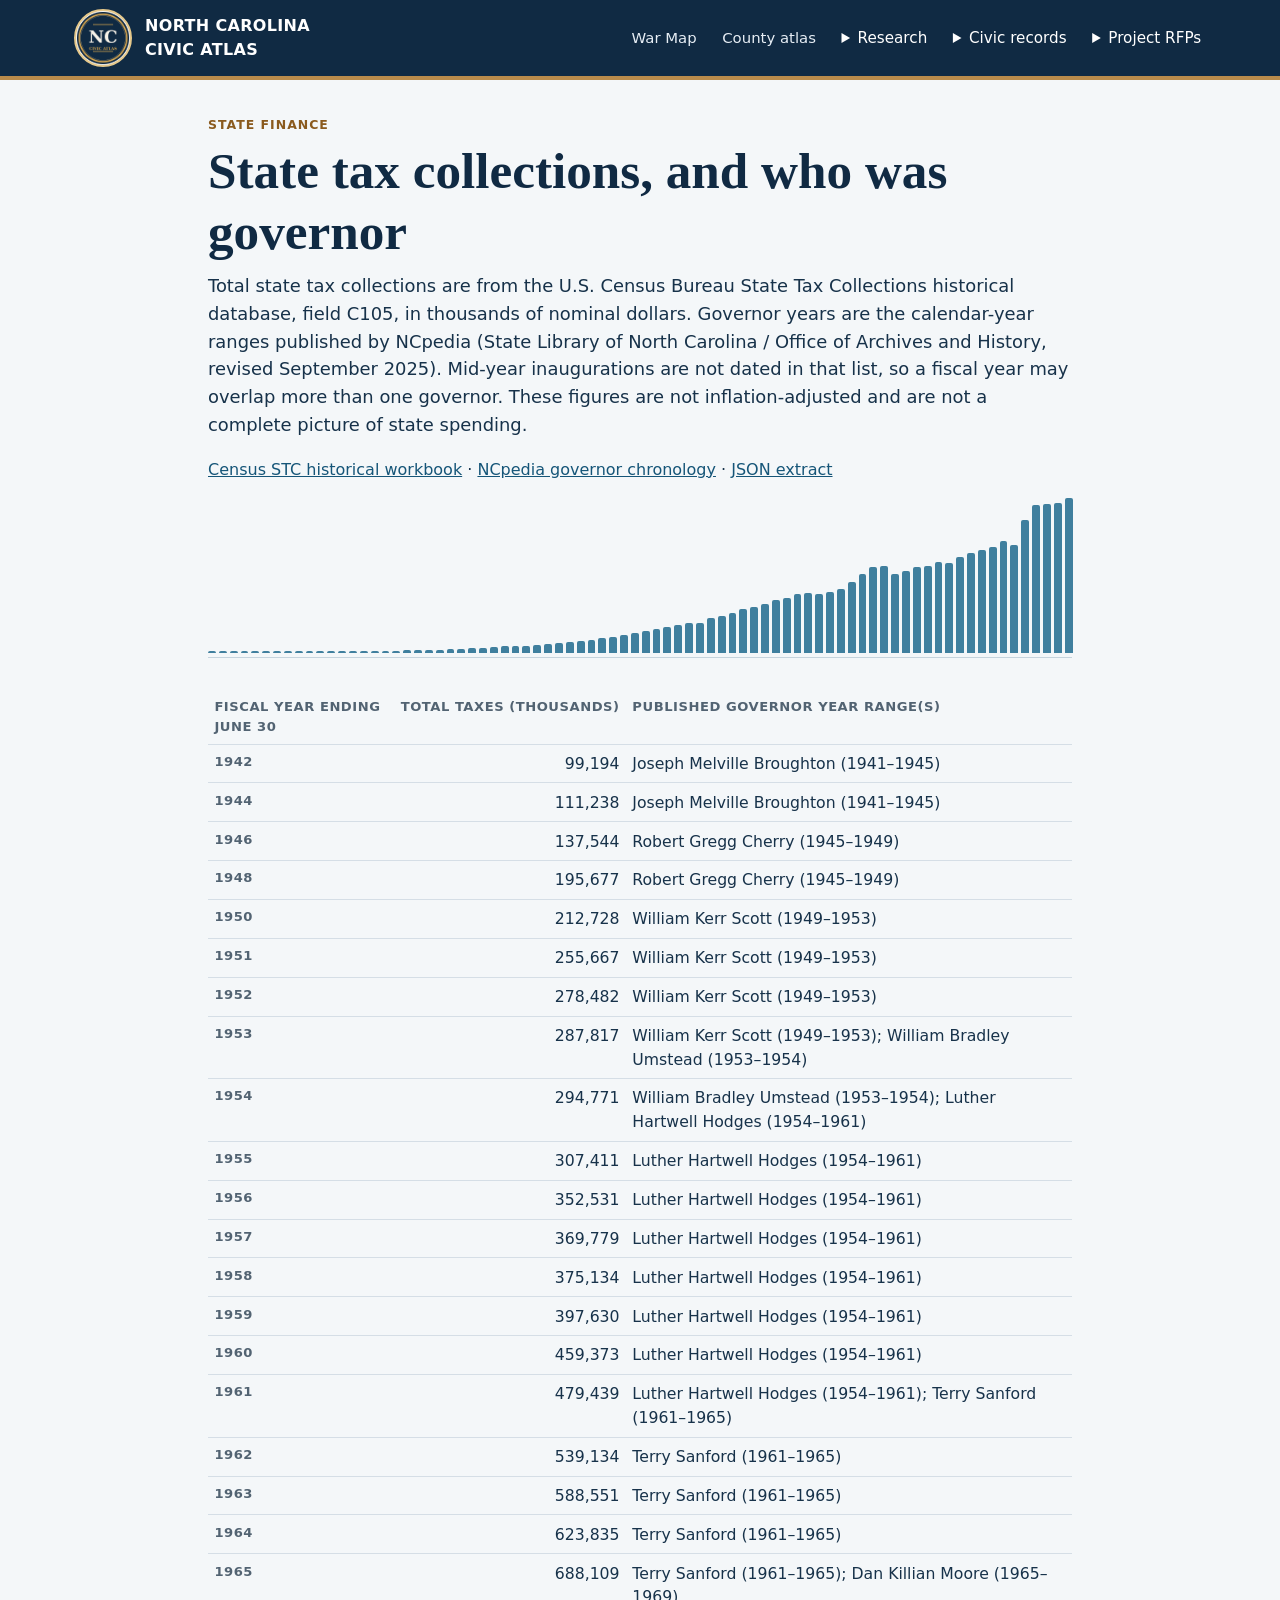
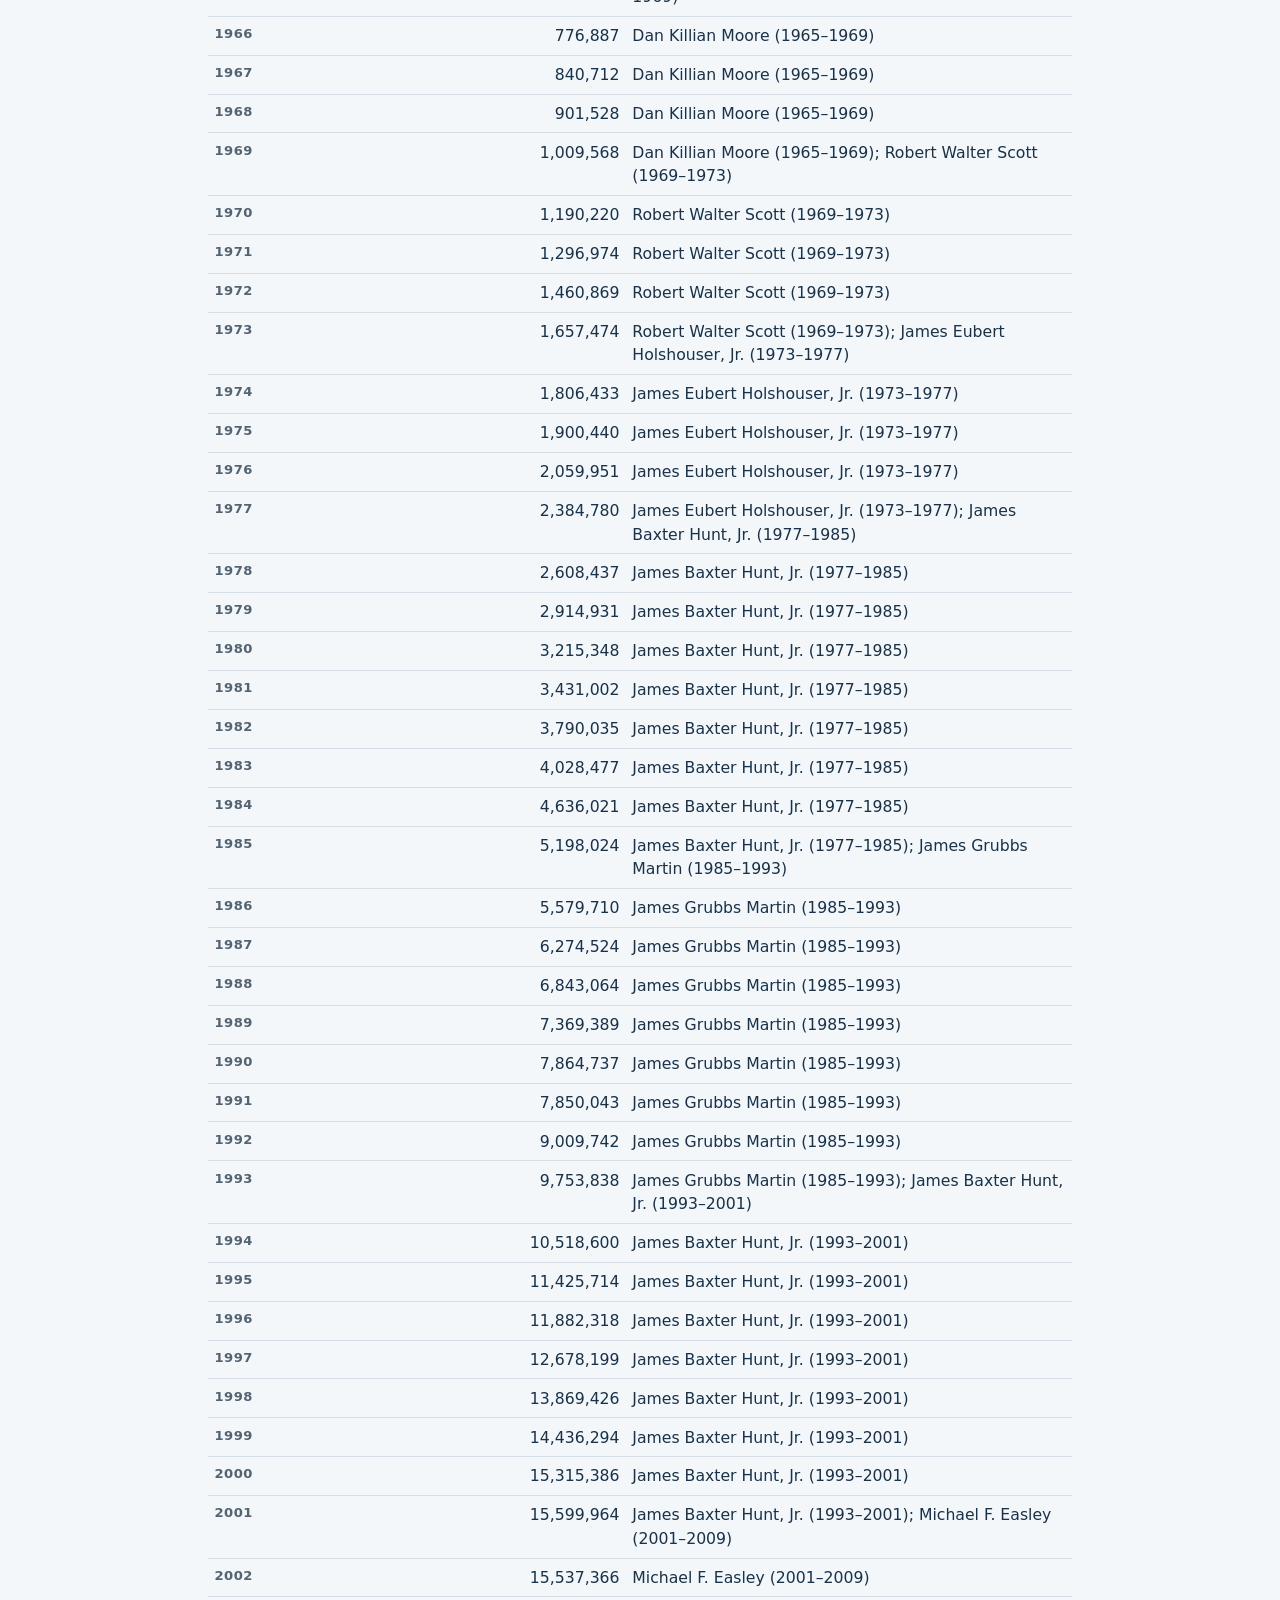
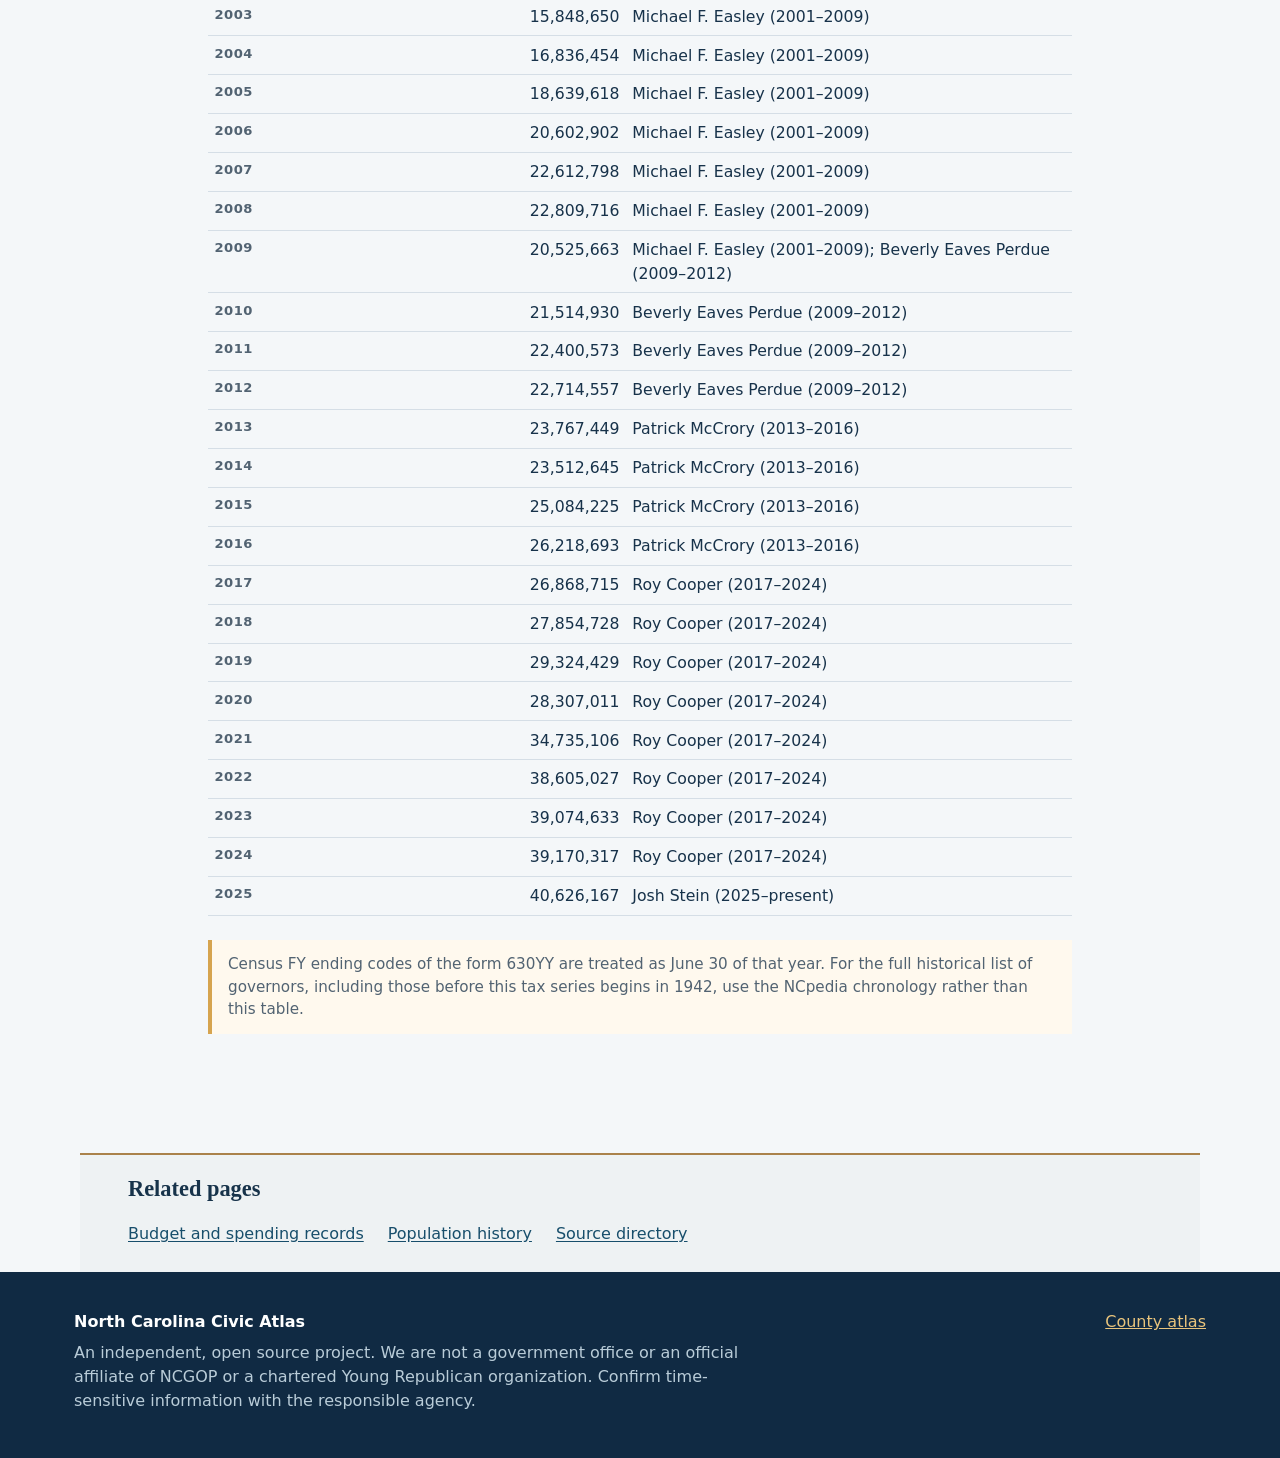
<file: governors.html>
<!doctype html>
<html lang="en">
<head>
  <meta charset="utf-8">
  <meta name="viewport" content="width=device-width, initial-scale=1">
  <meta name="description" content="North Carolina state tax collections from Census records, shown alongside official governor chronology years.">
  <title>North Carolina tax collections and governors | North Carolina Civic Atlas</title>
  <link rel="icon" type="image/png" href="assets/nc-badge.png">
  <link rel="stylesheet" href="atlas-navigation.css">
  <link rel="stylesheet" href="atlas-app.css">
  <link rel="stylesheet" href="research-pages.css">
  <script src="site-config.js"></script>
</head>
<body data-page-title="North Carolina tax collections and governors">
  <a class="skip-link" href="#main">Skip to main content</a>
  <header class="top">
    <div class="wrap">
      <a class="brand" href="index.html">
        <img class="brand-badge" data-site-badge src="assets/nc-badge.png" alt="">
        <span data-site-brand-label>NORTH CAROLINA<br>CIVIC ATLAS</span>
      </a>
      <nav aria-label="Main navigation" class="site-nav">
        <a href="war_map/">War Map</a>
        <a href="index.html#counties">County atlas</a>
        <details>
          <summary>Research</summary>
          <div>
            <a href="public-health.html">Public health</a>
            <a href="demographics.html">County demographics</a>
            <a href="trends.html">State trends</a>
            <a href="history.html">Historical spending</a>
            <a href="governors.html">Taxes by governor</a>
            <a href="migration-tax.html">Migration and taxes</a>
            <a href="suffrage.html">Voting eligibility</a>
            <a href="american-history.html">American history</a>
            <a href="ppc-funding.html">Organization funding</a>
          </div>
        </details>
        <details>
          <summary>Civic records</summary>
          <div>
            <a href="war_map/">North Carolina War Map</a>
            <a href="index.html#docket">Legislative docket</a>
            <a href="index.html#elections">Election dates</a>
            <a href="index.html#sources">Source directory</a>
            <a href="index.html#method">Research method</a>
          </div>
        </details>
        <details>
          <summary>Project RFPs</summary>
          <div>
            <a href="rfp.html">Daily sourdough at home</a>
            <a href="rfp-battery.html">Household battery buffering</a>
          </div>
        </details>
      </nav>
    </div>
  </header>
  <main id="main" class="wrap research-main">
    <p class="kicker">State finance</p>
    <h1>State tax collections, and who was governor</h1>
    <p class="lede">Total state tax collections are from the U.S. Census Bureau State Tax Collections historical database, field C105, in thousands of nominal dollars. Governor years are the calendar-year ranges published by NCpedia (State Library of North Carolina / Office of Archives and History, revised September 2025). Mid-year inaugurations are not dated in that list, so a fiscal year may overlap more than one governor. These figures are not inflation-adjusted and are not a complete picture of state spending.</p>
    <p><a href="https://www2.census.gov/programs-surveys/stc/datasets/historical/STC-Historical-DB.xlsx">Census STC historical workbook</a> · <a href="https://www.ncpedia.org/biography/governors">NCpedia governor chronology</a> · <a href="research/nc-tax-collections.json">JSON extract</a></p>
    <div id="chart" aria-hidden="true"></div>
    <table>
      <thead><tr><th>Fiscal year ending June 30</th><th class="num">Total taxes (thousands)</th><th>Published governor year range(s)</th></tr></thead>
      <tbody id="rows"><tr><td colspan="3">Loading official tax collections…</td></tr></tbody>
    </table>
    <p class="note">Census FY ending codes of the form 630YY are treated as June 30 of that year. For the full historical list of governors, including those before this tax series begins in 1942, use the NCpedia chronology rather than this table.</p>

  </main>
  <aside class="atlas-explore" aria-label="Related pages">
    <h2>Related pages</h2>
    <ul>
      <li><a href="history.html">Budget and spending records</a></li>
      <li><a href="demographics.html">Population history</a></li>
      <li><a href="index.html#sources">Source directory</a></li>
    </ul>
  </aside>
  <footer class="footer">
    <div class="wrap">
      <div>
        <strong data-site-name>North Carolina Civic Atlas</strong>
        <p data-site-disclaimer></p>
      </div>
      <div><a href="index.html">County atlas</a></div>
    </div>
  </footer>
  <script src="site-chrome.js"></script>
<script>
const format = new Intl.NumberFormat('en-US');
fetch('research/nc-tax-collections.json').then(r => { if (!r.ok) throw r; return r.json(); }).then(data => {
  function namesFor(year){
    return data.governors.filter(g => g.start <= year && (g.end == null || g.end >= year)).map(g => g.name + ' (' + g.start + '–' + (g.end ?? 'present') + ')');
  }
  const vals = data.series.map(s => s.total_taxes_thousands_usd).filter(v => v != null);
  const peak = Math.max(...vals);
  const rows = document.getElementById('rows');
  const chart = document.getElementById('chart');
  rows.replaceChildren();
  chart.replaceChildren();
  data.series.forEach(s => {
    const tr = rows.insertRow();
    const th = document.createElement('th'); th.scope='row'; th.textContent = s.year; tr.append(th);
    const c = tr.insertCell(); c.className='num'; c.textContent = format.format(s.total_taxes_thousands_usd);
    tr.insertCell().textContent = namesFor(s.year).join('; ') || '—';
    const i = document.createElement('i'); i.style.height=(100*s.total_taxes_thousands_usd/peak)+'%'; i.title=String(s.year); chart.append(i);
  });
}).catch(() => { document.getElementById('rows').innerHTML = '<tr><td colspan="3">Tax collections could not load.</td></tr>'; });
</script>

</body>
</html>
</file>
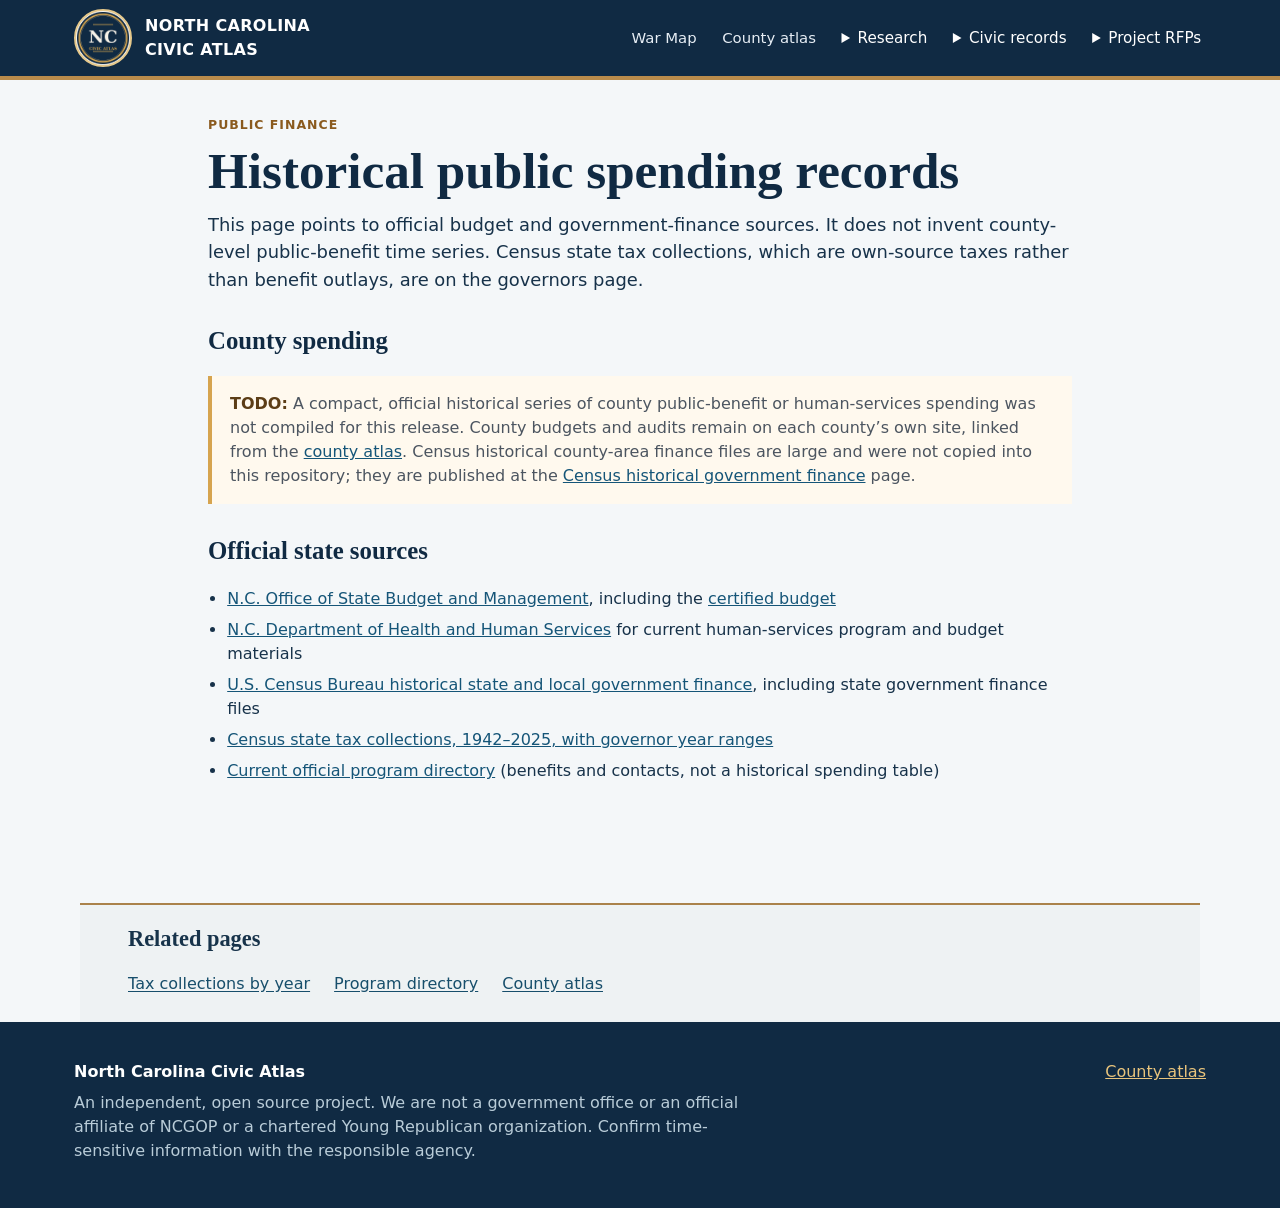
<file: history.html>
<!doctype html>
<html lang="en">
<head>
  <meta charset="utf-8">
  <meta name="viewport" content="width=device-width, initial-scale=1">
  <meta name="description" content="Official places to check North Carolina state budget and government finance records. County historical benefit spending is not yet compiled.">
  <title>Historical public spending records in North Carolina | North Carolina Civic Atlas</title>
  <link rel="icon" type="image/png" href="assets/nc-badge.png">
  <link rel="stylesheet" href="atlas-navigation.css">
  <link rel="stylesheet" href="atlas-app.css">
  <link rel="stylesheet" href="research-pages.css">
  <script src="site-config.js"></script>
</head>
<body data-page-title="Historical public spending records in North Carolina">
  <a class="skip-link" href="#main">Skip to main content</a>
  <header class="top">
    <div class="wrap">
      <a class="brand" href="index.html">
        <img class="brand-badge" data-site-badge src="assets/nc-badge.png" alt="">
        <span data-site-brand-label>NORTH CAROLINA<br>CIVIC ATLAS</span>
      </a>
      <nav aria-label="Main navigation" class="site-nav">
        <a href="war_map/">War Map</a>
        <a href="index.html#counties">County atlas</a>
        <details>
          <summary>Research</summary>
          <div>
            <a href="public-health.html">Public health</a>
            <a href="demographics.html">County demographics</a>
            <a href="trends.html">State trends</a>
            <a href="history.html">Historical spending</a>
            <a href="governors.html">Taxes by governor</a>
            <a href="migration-tax.html">Migration and taxes</a>
            <a href="suffrage.html">Voting eligibility</a>
            <a href="american-history.html">American history</a>
            <a href="ppc-funding.html">Organization funding</a>
          </div>
        </details>
        <details>
          <summary>Civic records</summary>
          <div>
            <a href="war_map/">North Carolina War Map</a>
            <a href="index.html#docket">Legislative docket</a>
            <a href="index.html#elections">Election dates</a>
            <a href="index.html#sources">Source directory</a>
            <a href="index.html#method">Research method</a>
          </div>
        </details>
        <details>
          <summary>Project RFPs</summary>
          <div>
            <a href="rfp.html">Daily sourdough at home</a>
            <a href="rfp-battery.html">Household battery buffering</a>
          </div>
        </details>
      </nav>
    </div>
  </header>
  <main id="main" class="wrap research-main">
    <p class="kicker">Public finance</p>
    <h1>Historical public spending records</h1>
    <p class="lede">This page points to official budget and government-finance sources. It does not invent county-level public-benefit time series. Census state tax collections, which are own-source taxes rather than benefit outlays, are on the governors page.</p>
    <h2 id="county-spending">County spending</h2>
    <div class="todo" id="county-todo"><strong>TODO:</strong> A compact, official historical series of county public-benefit or human-services spending was not compiled for this release. County budgets and audits remain on each county’s own site, linked from the <a href="index.html#counties">county atlas</a>. Census historical county-area finance files are large and were not copied into this repository; they are published at the <a href="https://www.census.gov/programs-surveys/state/data/historical_data.html">Census historical government finance</a> page.</div>
    <h2>Official state sources</h2>
    <ul class="plain">
      <li><a href="https://www.osbm.nc.gov/budget">N.C. Office of State Budget and Management</a>, including the <a href="https://www.osbm.nc.gov/budget/certified-budget">certified budget</a></li>
      <li><a href="https://www.ncdhhs.gov/">N.C. Department of Health and Human Services</a> for current human-services program and budget materials</li>
      <li><a href="https://www.census.gov/programs-surveys/state/data/historical_data.html">U.S. Census Bureau historical state and local government finance</a>, including state government finance files</li>
      <li><a href="governors.html">Census state tax collections, 1942–2025, with governor year ranges</a></li>
      <li><a href="welfare-files/program-directory.html">Current official program directory</a> (benefits and contacts, not a historical spending table)</li>
    </ul>

  </main>
  <aside class="atlas-explore" aria-label="Related pages">
    <h2>Related pages</h2>
    <ul>
      <li><a href="governors.html">Tax collections by year</a></li>
      <li><a href="welfare-files/program-directory.html">Program directory</a></li>
      <li><a href="index.html#counties">County atlas</a></li>
    </ul>
  </aside>
  <footer class="footer">
    <div class="wrap">
      <div>
        <strong data-site-name>North Carolina Civic Atlas</strong>
        <p data-site-disclaimer></p>
      </div>
      <div><a href="index.html">County atlas</a></div>
    </div>
  </footer>
  <script src="site-chrome.js"></script>

</body>
</html>
</file>
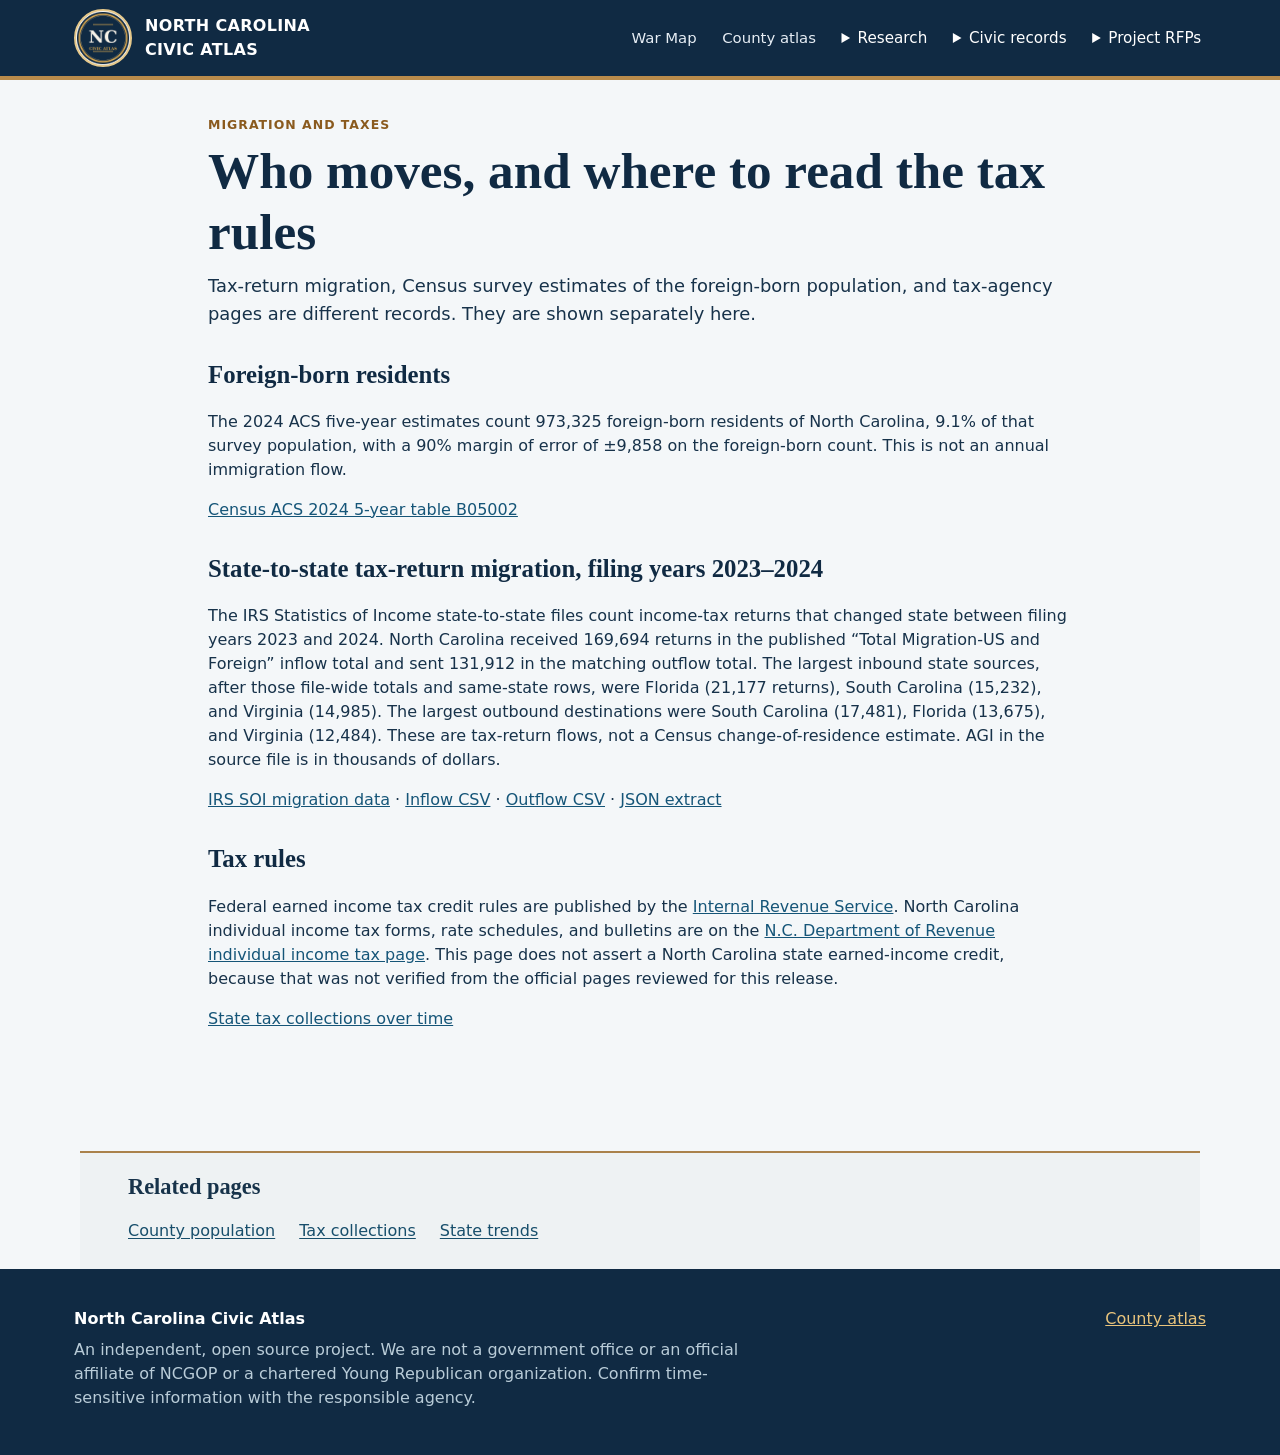
<file: migration-tax.html>
<!doctype html>
<html lang="en">
<head>
  <meta charset="utf-8">
  <meta name="viewport" content="width=device-width, initial-scale=1">
  <meta name="description" content="IRS state-to-state migration into and out of North Carolina, ACS foreign-born estimates, and official tax-agency links.">
  <title>Migration and taxes in North Carolina | North Carolina Civic Atlas</title>
  <link rel="icon" type="image/png" href="assets/nc-badge.png">
  <link rel="stylesheet" href="atlas-navigation.css">
  <link rel="stylesheet" href="atlas-app.css">
  <link rel="stylesheet" href="research-pages.css">
  <script src="site-config.js"></script>
</head>
<body data-page-title="Migration and taxes in North Carolina">
  <a class="skip-link" href="#main">Skip to main content</a>
  <header class="top">
    <div class="wrap">
      <a class="brand" href="index.html">
        <img class="brand-badge" data-site-badge src="assets/nc-badge.png" alt="">
        <span data-site-brand-label>NORTH CAROLINA<br>CIVIC ATLAS</span>
      </a>
      <nav aria-label="Main navigation" class="site-nav">
        <a href="war_map/">War Map</a>
        <a href="index.html#counties">County atlas</a>
        <details>
          <summary>Research</summary>
          <div>
            <a href="public-health.html">Public health</a>
            <a href="demographics.html">County demographics</a>
            <a href="trends.html">State trends</a>
            <a href="history.html">Historical spending</a>
            <a href="governors.html">Taxes by governor</a>
            <a href="migration-tax.html">Migration and taxes</a>
            <a href="suffrage.html">Voting eligibility</a>
            <a href="american-history.html">American history</a>
            <a href="ppc-funding.html">Organization funding</a>
          </div>
        </details>
        <details>
          <summary>Civic records</summary>
          <div>
            <a href="war_map/">North Carolina War Map</a>
            <a href="index.html#docket">Legislative docket</a>
            <a href="index.html#elections">Election dates</a>
            <a href="index.html#sources">Source directory</a>
            <a href="index.html#method">Research method</a>
          </div>
        </details>
        <details>
          <summary>Project RFPs</summary>
          <div>
            <a href="rfp.html">Daily sourdough at home</a>
            <a href="rfp-battery.html">Household battery buffering</a>
          </div>
        </details>
      </nav>
    </div>
  </header>
  <main id="main" class="wrap research-main">
    <p class="kicker">Migration and taxes</p>
    <h1>Who moves, and where to read the tax rules</h1>
    <p class="lede">Tax-return migration, Census survey estimates of the foreign-born population, and tax-agency pages are different records. They are shown separately here.</p>
    <h2>Foreign-born residents</h2>
    <p>The 2024 ACS five-year estimates count 973,325 foreign-born residents of North Carolina, 9.1% of that survey population, with a 90% margin of error of ±9,858 on the foreign-born count. This is not an annual immigration flow.</p>
    <p><a href="https://www2.census.gov/programs-surveys/acs/summary_file/2024/table-based-SF/data/5YRData/acsdt5y2024-b05002.dat">Census ACS 2024 5-year table B05002</a></p>
    <h2>State-to-state tax-return migration, filing years 2023–2024</h2>
    <p>The IRS Statistics of Income state-to-state files count income-tax returns that changed state between filing years 2023 and 2024. North Carolina received 169,694 returns in the published “Total Migration-US and Foreign” inflow total and sent 131,912 in the matching outflow total. The largest inbound state sources, after those file-wide totals and same-state rows, were Florida (21,177 returns), South Carolina (15,232), and Virginia (14,985). The largest outbound destinations were South Carolina (17,481), Florida (13,675), and Virginia (12,484). These are tax-return flows, not a Census change-of-residence estimate. AGI in the source file is in thousands of dollars.</p>
    <p><a href="https://www.irs.gov/statistics/soi-tax-stats-migration-data">IRS SOI migration data</a> · <a href="https://www.irs.gov/pub/irs-soi/stateinflow2324.csv">Inflow CSV</a> · <a href="https://www.irs.gov/pub/irs-soi/stateoutflow2324.csv">Outflow CSV</a> · <a href="research/nc-migration-irs.json">JSON extract</a></p>
    <h2>Tax rules</h2>
    <p>Federal earned income tax credit rules are published by the <a href="https://www.irs.gov/credits-deductions/individuals/earned-income-tax-credit-eitc">Internal Revenue Service</a>. North Carolina individual income tax forms, rate schedules, and bulletins are on the <a href="https://www.ncdor.gov/taxes-forms/individual-income-tax">N.C. Department of Revenue individual income tax page</a>. This page does not assert a North Carolina state earned-income credit, because that was not verified from the official pages reviewed for this release.</p>
    <p><a href="governors.html">State tax collections over time</a></p>

  </main>
  <aside class="atlas-explore" aria-label="Related pages">
    <h2>Related pages</h2>
    <ul>
      <li><a href="demographics.html">County population</a></li>
      <li><a href="governors.html">Tax collections</a></li>
      <li><a href="trends.html">State trends</a></li>
    </ul>
  </aside>
  <footer class="footer">
    <div class="wrap">
      <div>
        <strong data-site-name>North Carolina Civic Atlas</strong>
        <p data-site-disclaimer></p>
      </div>
      <div><a href="index.html">County atlas</a></div>
    </div>
  </footer>
  <script src="site-chrome.js"></script>

</body>
</html>
</file>
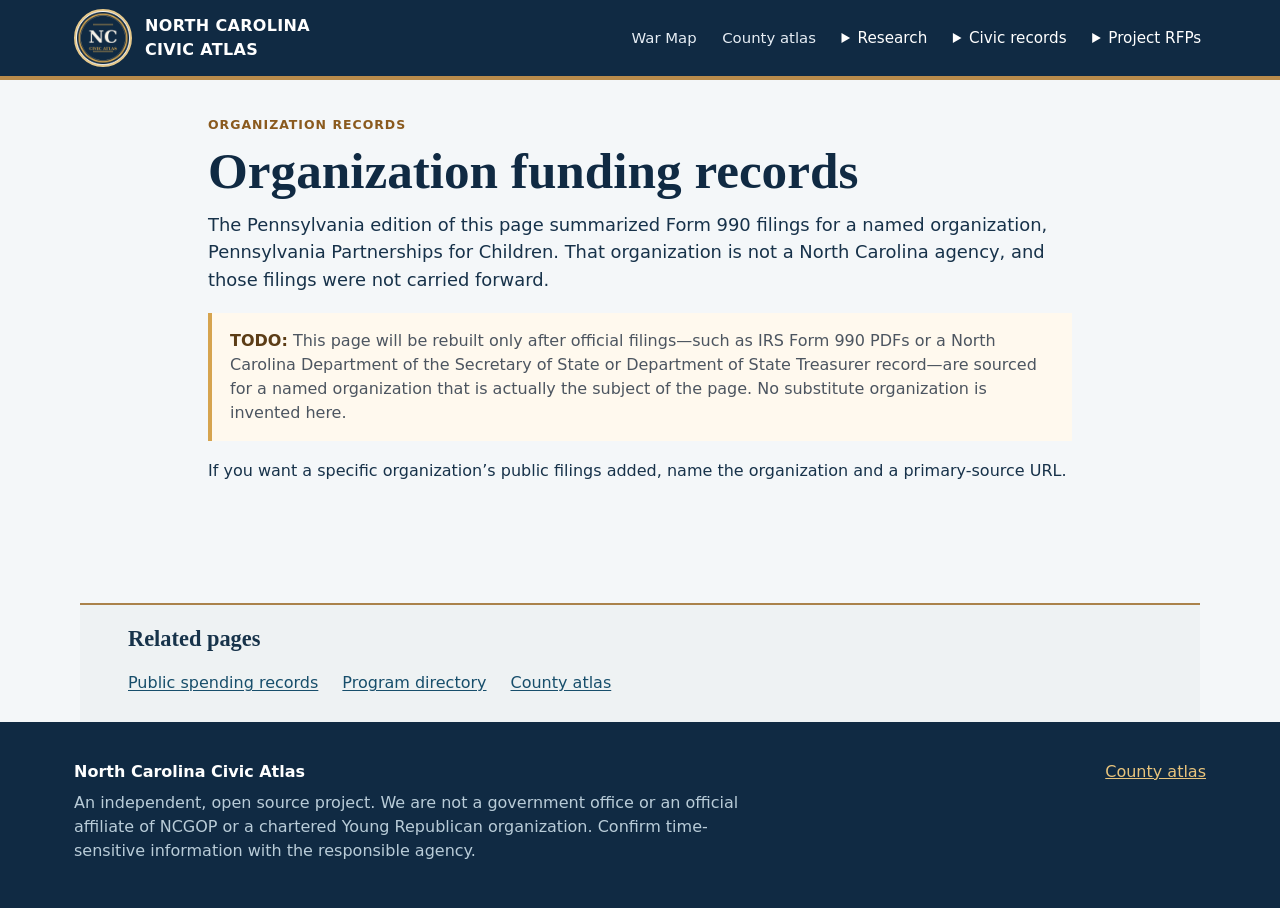
<file: ppc-funding.html>
<!doctype html>
<html lang="en">
<head>
  <meta charset="utf-8">
  <meta name="viewport" content="width=device-width, initial-scale=1">
  <meta name="description" content="A North Carolina funding-and-outcomes briefing will be added only after official filings for a named organization are sourced.">
  <title>Organization funding records | North Carolina Civic Atlas</title>
  <link rel="icon" type="image/png" href="assets/nc-badge.png">
  <link rel="stylesheet" href="atlas-navigation.css">
  <link rel="stylesheet" href="atlas-app.css">
  <link rel="stylesheet" href="research-pages.css">
  <script src="site-config.js"></script>
</head>
<body data-page-title="Organization funding records">
  <a class="skip-link" href="#main">Skip to main content</a>
  <header class="top">
    <div class="wrap">
      <a class="brand" href="index.html">
        <img class="brand-badge" data-site-badge src="assets/nc-badge.png" alt="">
        <span data-site-brand-label>NORTH CAROLINA<br>CIVIC ATLAS</span>
      </a>
      <nav aria-label="Main navigation" class="site-nav">
        <a href="war_map/">War Map</a>
        <a href="index.html#counties">County atlas</a>
        <details>
          <summary>Research</summary>
          <div>
            <a href="public-health.html">Public health</a>
            <a href="demographics.html">County demographics</a>
            <a href="trends.html">State trends</a>
            <a href="history.html">Historical spending</a>
            <a href="governors.html">Taxes by governor</a>
            <a href="migration-tax.html">Migration and taxes</a>
            <a href="suffrage.html">Voting eligibility</a>
            <a href="american-history.html">American history</a>
            <a href="ppc-funding.html">Organization funding</a>
          </div>
        </details>
        <details>
          <summary>Civic records</summary>
          <div>
            <a href="war_map/">North Carolina War Map</a>
            <a href="index.html#docket">Legislative docket</a>
            <a href="index.html#elections">Election dates</a>
            <a href="index.html#sources">Source directory</a>
            <a href="index.html#method">Research method</a>
          </div>
        </details>
        <details>
          <summary>Project RFPs</summary>
          <div>
            <a href="rfp.html">Daily sourdough at home</a>
            <a href="rfp-battery.html">Household battery buffering</a>
          </div>
        </details>
      </nav>
    </div>
  </header>
  <main id="main" class="wrap research-main">
    <p class="kicker">Organization records</p>
    <h1>Organization funding records</h1>
    <p class="lede">The Pennsylvania edition of this page summarized Form 990 filings for a named organization, Pennsylvania Partnerships for Children. That organization is not a North Carolina agency, and those filings were not carried forward.</p>
    <div class="todo"><strong>TODO:</strong> This page will be rebuilt only after official filings—such as IRS Form 990 PDFs or a North Carolina Department of the Secretary of State or Department of State Treasurer record—are sourced for a named organization that is actually the subject of the page. No substitute organization is invented here.</div>
    <p>If you want a specific organization’s public filings added, name the organization and a primary-source URL.</p>

  </main>
  <aside class="atlas-explore" aria-label="Related pages">
    <h2>Related pages</h2>
    <ul>
      <li><a href="history.html">Public spending records</a></li>
      <li><a href="welfare-files/program-directory.html">Program directory</a></li>
      <li><a href="index.html">County atlas</a></li>
    </ul>
  </aside>
  <footer class="footer">
    <div class="wrap">
      <div>
        <strong data-site-name>North Carolina Civic Atlas</strong>
        <p data-site-disclaimer></p>
      </div>
      <div><a href="index.html">County atlas</a></div>
    </div>
  </footer>
  <script src="site-chrome.js"></script>

</body>
</html>
</file>
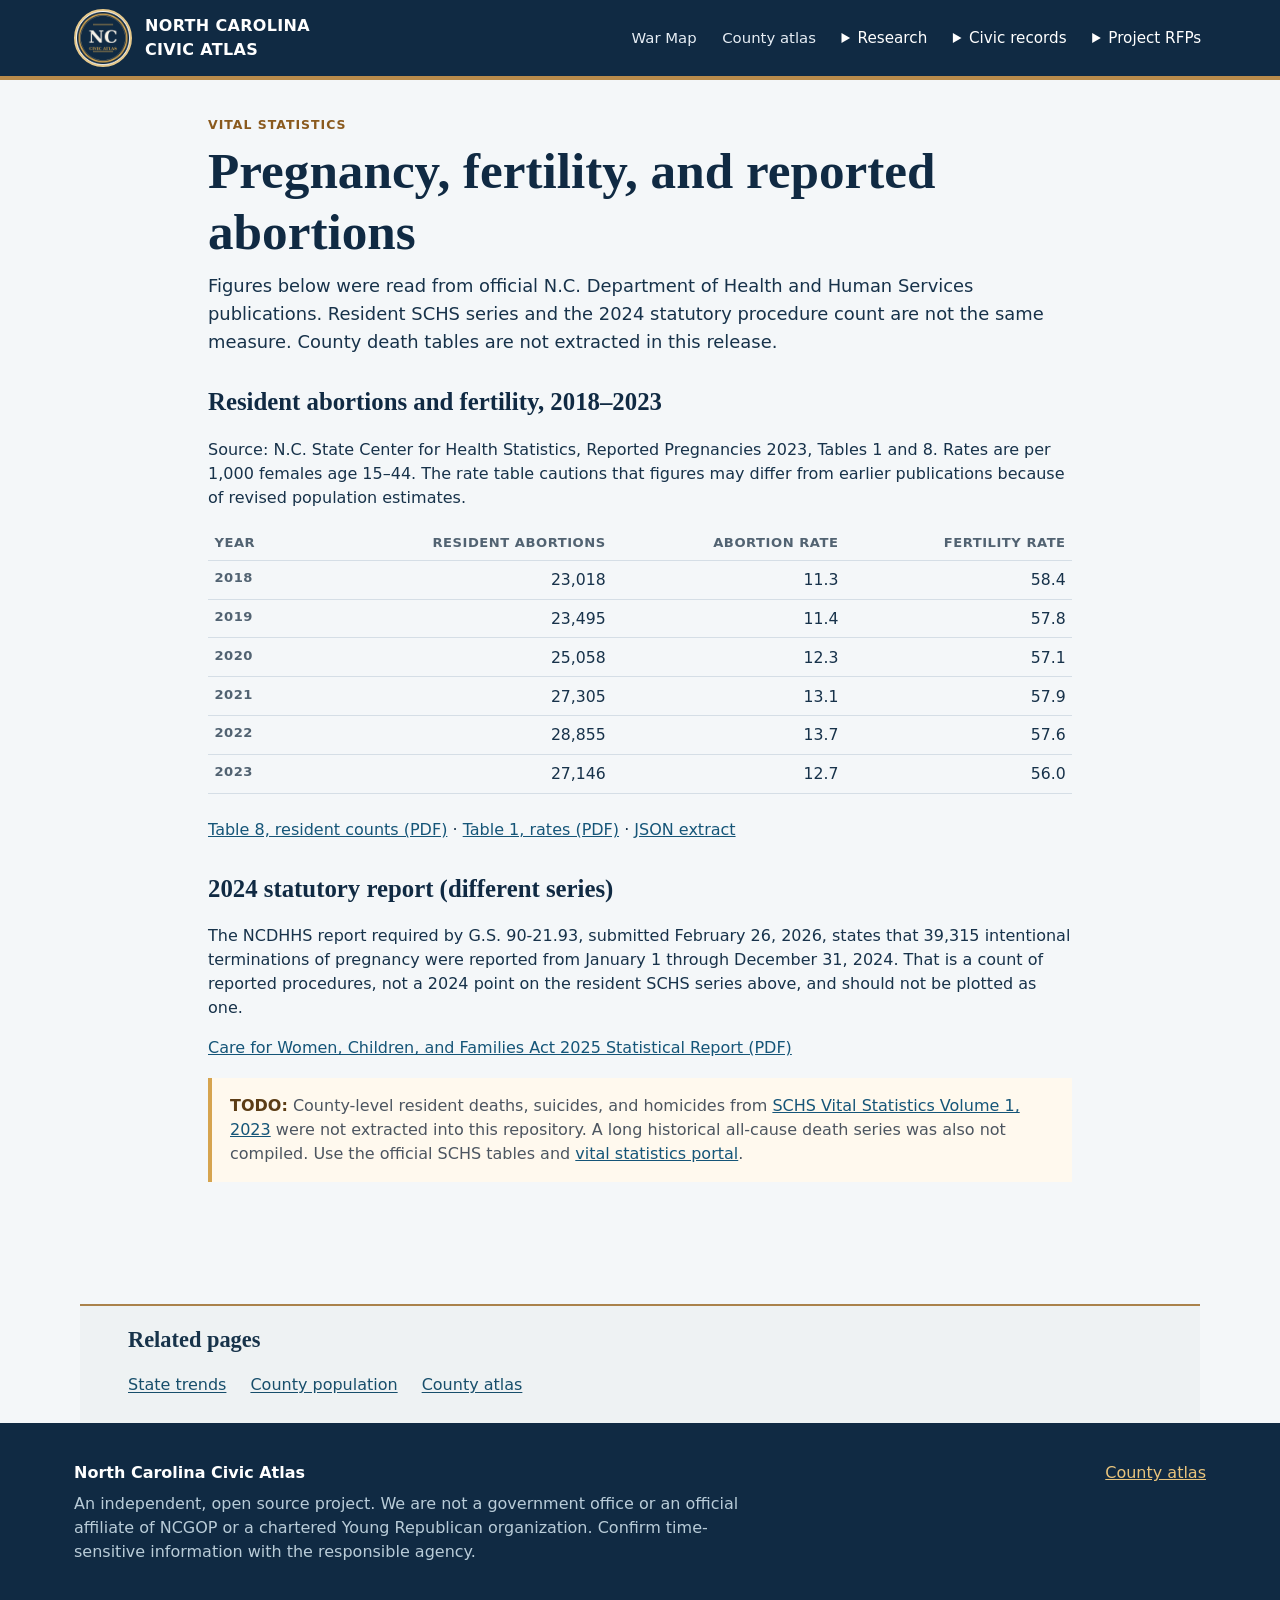
<file: public-health.html>
<!doctype html>
<html lang="en">
<head>
  <meta charset="utf-8">
  <meta name="viewport" content="width=device-width, initial-scale=1">
  <meta name="description" content="North Carolina resident abortion and fertility figures from official SCHS tables, plus the 2024 NCDHHS statutory report, with sources.">
  <title>North Carolina pregnancy and vital statistics | North Carolina Civic Atlas</title>
  <link rel="icon" type="image/png" href="assets/nc-badge.png">
  <link rel="stylesheet" href="atlas-navigation.css">
  <link rel="stylesheet" href="atlas-app.css">
  <link rel="stylesheet" href="research-pages.css">
  <script src="site-config.js"></script>
</head>
<body data-page-title="North Carolina pregnancy and vital statistics">
  <a class="skip-link" href="#main">Skip to main content</a>
  <header class="top">
    <div class="wrap">
      <a class="brand" href="index.html">
        <img class="brand-badge" data-site-badge src="assets/nc-badge.png" alt="">
        <span data-site-brand-label>NORTH CAROLINA<br>CIVIC ATLAS</span>
      </a>
      <nav aria-label="Main navigation" class="site-nav">
        <a href="war_map/">War Map</a>
        <a href="index.html#counties">County atlas</a>
        <details>
          <summary>Research</summary>
          <div>
            <a href="public-health.html">Public health</a>
            <a href="demographics.html">County demographics</a>
            <a href="trends.html">State trends</a>
            <a href="history.html">Historical spending</a>
            <a href="governors.html">Taxes by governor</a>
            <a href="migration-tax.html">Migration and taxes</a>
            <a href="suffrage.html">Voting eligibility</a>
            <a href="american-history.html">American history</a>
            <a href="ppc-funding.html">Organization funding</a>
          </div>
        </details>
        <details>
          <summary>Civic records</summary>
          <div>
            <a href="war_map/">North Carolina War Map</a>
            <a href="index.html#docket">Legislative docket</a>
            <a href="index.html#elections">Election dates</a>
            <a href="index.html#sources">Source directory</a>
            <a href="index.html#method">Research method</a>
          </div>
        </details>
        <details>
          <summary>Project RFPs</summary>
          <div>
            <a href="rfp.html">Daily sourdough at home</a>
            <a href="rfp-battery.html">Household battery buffering</a>
          </div>
        </details>
      </nav>
    </div>
  </header>
  <main id="main" class="wrap research-main">
    <p class="kicker">Vital statistics</p>
    <h1>Pregnancy, fertility, and reported abortions</h1>
    <p class="lede">Figures below were read from official N.C. Department of Health and Human Services publications. Resident SCHS series and the 2024 statutory procedure count are not the same measure. County death tables are not extracted in this release.</p>
    <h2>Resident abortions and fertility, 2018–2023</h2>
    <p>Source: N.C. State Center for Health Statistics, Reported Pregnancies 2023, Tables 1 and 8. Rates are per 1,000 females age 15–44. The rate table cautions that figures may differ from earlier publications because of revised population estimates.</p>
    <table>
      <thead><tr><th>Year</th><th class="num">Resident abortions</th><th class="num">Abortion rate</th><th class="num">Fertility rate</th></tr></thead>
      <tbody>
        <tr><th scope="row">2018</th><td class="num">23,018</td><td class="num">11.3</td><td class="num">58.4</td></tr>
        <tr><th scope="row">2019</th><td class="num">23,495</td><td class="num">11.4</td><td class="num">57.8</td></tr>
        <tr><th scope="row">2020</th><td class="num">25,058</td><td class="num">12.3</td><td class="num">57.1</td></tr>
        <tr><th scope="row">2021</th><td class="num">27,305</td><td class="num">13.1</td><td class="num">57.9</td></tr>
        <tr><th scope="row">2022</th><td class="num">28,855</td><td class="num">13.7</td><td class="num">57.6</td></tr>
        <tr><th scope="row">2023</th><td class="num">27,146</td><td class="num">12.7</td><td class="num">56.0</td></tr>
      </tbody>
    </table>
    <p><a href="https://schs.dph.ncdhhs.gov/data/vital/pregnancies/2023/Table8-2018-2023-AbortionsByRaceEthnicity.pdf">Table 8, resident counts (PDF)</a> · <a href="https://schs.dph.ncdhhs.gov/data/vital/pregnancies/2023/Table1-2018-2023-PregnancyFertilityAbortionFetalDeathRates.pdf">Table 1, rates (PDF)</a> · <a href="research/nc-health-sourced.json">JSON extract</a></p>
    <h2>2024 statutory report (different series)</h2>
    <p>The NCDHHS report required by G.S. 90-21.93, submitted February 26, 2026, states that 39,315 intentional terminations of pregnancy were reported from January 1 through December 31, 2024. That is a count of reported procedures, not a 2024 point on the resident SCHS series above, and should not be plotted as one.</p>
    <p><a href="https://www.ncdhhs.gov/ncgs-90-2193-care-women-children-and-families-act-0/download?attachment=">Care for Women, Children, and Families Act 2025 Statistical Report (PDF)</a></p>
    <div class="todo"><strong>TODO:</strong> County-level resident deaths, suicides, and homicides from <a href="https://schs.dph.ncdhhs.gov/data/vital/volume1/2023/">SCHS Vital Statistics Volume 1, 2023</a> were not extracted into this repository. A long historical all-cause death series was also not compiled. Use the official SCHS tables and <a href="https://schs.dph.ncdhhs.gov/data/vital.cfm">vital statistics portal</a>.</div>

  </main>
  <aside class="atlas-explore" aria-label="Related pages">
    <h2>Related pages</h2>
    <ul>
      <li><a href="trends.html">State trends</a></li>
      <li><a href="demographics.html">County population</a></li>
      <li><a href="index.html">County atlas</a></li>
    </ul>
  </aside>
  <footer class="footer">
    <div class="wrap">
      <div>
        <strong data-site-name>North Carolina Civic Atlas</strong>
        <p data-site-disclaimer></p>
      </div>
      <div><a href="index.html">County atlas</a></div>
    </div>
  </footer>
  <script src="site-chrome.js"></script>

</body>
</html>
</file>
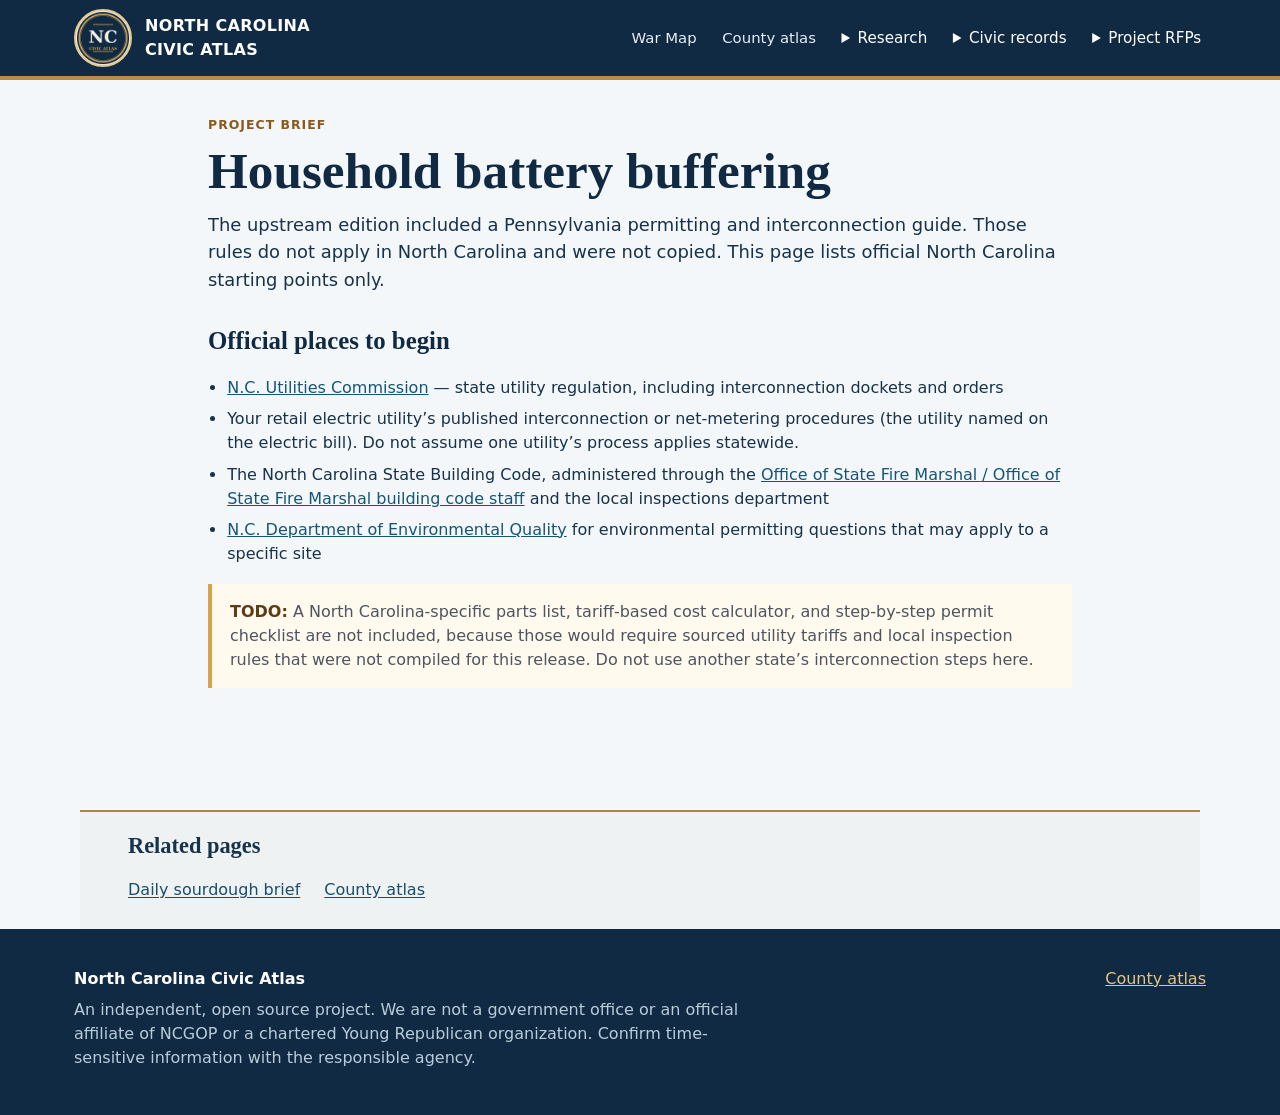
<file: rfp-battery.html>
<!doctype html>
<html lang="en">
<head>
  <meta charset="utf-8">
  <meta name="viewport" content="width=device-width, initial-scale=1">
  <meta name="description" content="Official North Carolina starting points for utility interconnection and building rules. No unofficial permit steps are invented.">
  <title>Request for proposals: household battery buffering | North Carolina Civic Atlas</title>
  <link rel="icon" type="image/png" href="assets/nc-badge.png">
  <link rel="stylesheet" href="atlas-navigation.css">
  <link rel="stylesheet" href="atlas-app.css">
  <link rel="stylesheet" href="research-pages.css">
  <script src="site-config.js"></script>
</head>
<body data-page-title="Request for proposals: household battery buffering">
  <a class="skip-link" href="#main">Skip to main content</a>
  <header class="top">
    <div class="wrap">
      <a class="brand" href="index.html">
        <img class="brand-badge" data-site-badge src="assets/nc-badge.png" alt="">
        <span data-site-brand-label>NORTH CAROLINA<br>CIVIC ATLAS</span>
      </a>
      <nav aria-label="Main navigation" class="site-nav">
        <a href="war_map/">War Map</a>
        <a href="index.html#counties">County atlas</a>
        <details>
          <summary>Research</summary>
          <div>
            <a href="public-health.html">Public health</a>
            <a href="demographics.html">County demographics</a>
            <a href="trends.html">State trends</a>
            <a href="history.html">Historical spending</a>
            <a href="governors.html">Taxes by governor</a>
            <a href="migration-tax.html">Migration and taxes</a>
            <a href="suffrage.html">Voting eligibility</a>
            <a href="american-history.html">American history</a>
            <a href="ppc-funding.html">Organization funding</a>
          </div>
        </details>
        <details>
          <summary>Civic records</summary>
          <div>
            <a href="war_map/">North Carolina War Map</a>
            <a href="index.html#docket">Legislative docket</a>
            <a href="index.html#elections">Election dates</a>
            <a href="index.html#sources">Source directory</a>
            <a href="index.html#method">Research method</a>
          </div>
        </details>
        <details>
          <summary>Project RFPs</summary>
          <div>
            <a href="rfp.html">Daily sourdough at home</a>
            <a href="rfp-battery.html">Household battery buffering</a>
          </div>
        </details>
      </nav>
    </div>
  </header>
  <main id="main" class="wrap research-main">
    <p class="kicker">Project brief</p>
    <h1>Household battery buffering</h1>
    <p class="lede">The upstream edition included a Pennsylvania permitting and interconnection guide. Those rules do not apply in North Carolina and were not copied. This page lists official North Carolina starting points only.</p>
    <h2>Official places to begin</h2>
    <ul class="plain">
      <li><a href="https://www.ncuc.gov/">N.C. Utilities Commission</a> — state utility regulation, including interconnection dockets and orders</li>
      <li>Your retail electric utility’s published interconnection or net-metering procedures (the utility named on the electric bill). Do not assume one utility’s process applies statewide.</li>
      <li>The North Carolina State Building Code, administered through the <a href="https://www.ncosfm.gov/">Office of State Fire Marshal / Office of State Fire Marshal building code staff</a> and the local inspections department</li>
      <li><a href="https://www.deq.nc.gov/">N.C. Department of Environmental Quality</a> for environmental permitting questions that may apply to a specific site</li>
    </ul>
    <div class="todo"><strong>TODO:</strong> A North Carolina-specific parts list, tariff-based cost calculator, and step-by-step permit checklist are not included, because those would require sourced utility tariffs and local inspection rules that were not compiled for this release. Do not use another state’s interconnection steps here.</div>

  </main>
  <aside class="atlas-explore" aria-label="Related pages">
    <h2>Related pages</h2>
    <ul>
      <li><a href="rfp.html">Daily sourdough brief</a></li>
      <li><a href="index.html">County atlas</a></li>
    </ul>
  </aside>
  <footer class="footer">
    <div class="wrap">
      <div>
        <strong data-site-name>North Carolina Civic Atlas</strong>
        <p data-site-disclaimer></p>
      </div>
      <div><a href="index.html">County atlas</a></div>
    </div>
  </footer>
  <script src="site-chrome.js"></script>

</body>
</html>
</file>
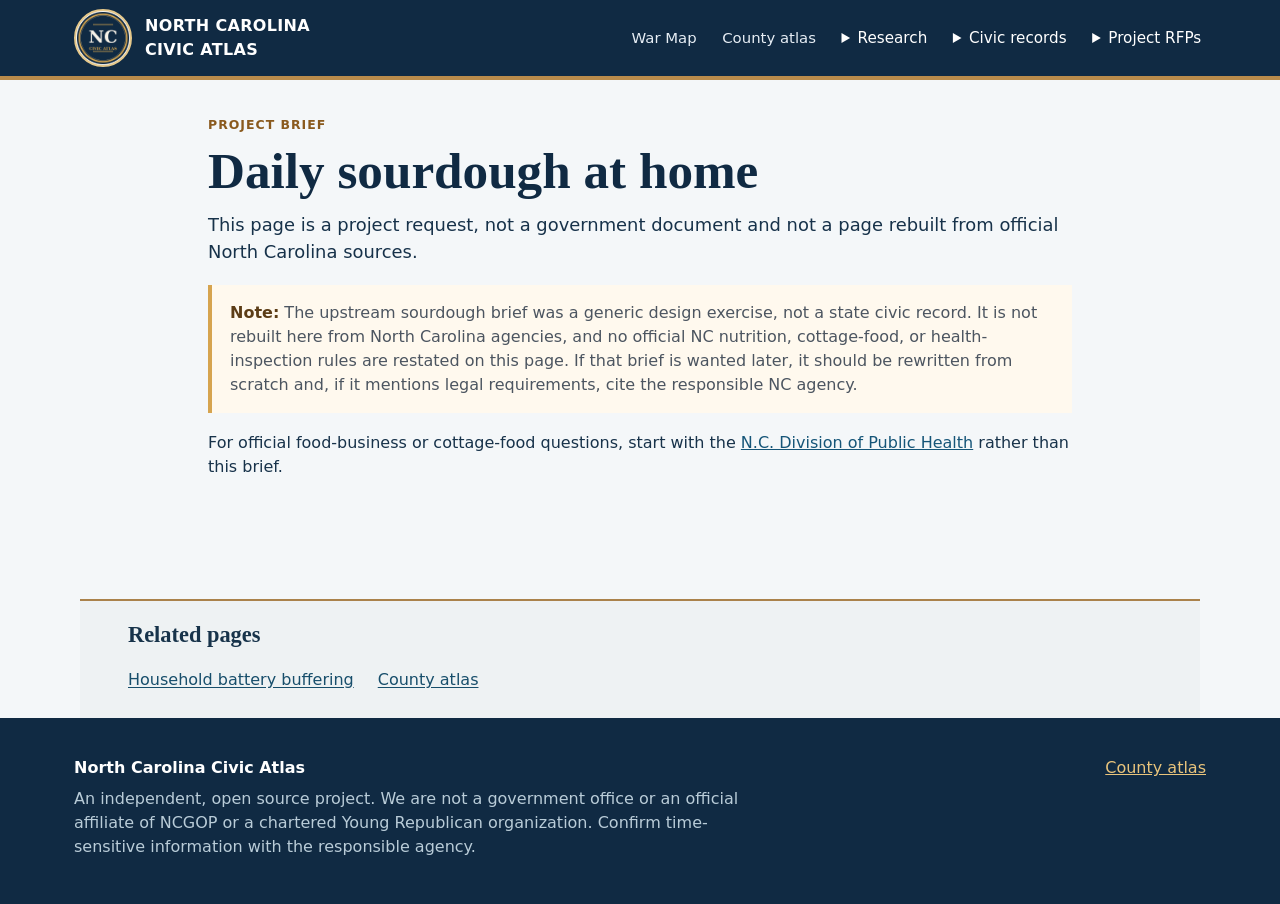
<file: rfp.html>
<!doctype html>
<html lang="en">
<head>
  <meta charset="utf-8">
  <meta name="viewport" content="width=device-width, initial-scale=1">
  <meta name="description" content="A non-governmental design brief for a home sourdough project. This is not a North Carolina government record.">
  <title>Request for proposals: daily sourdough at home | North Carolina Civic Atlas</title>
  <link rel="icon" type="image/png" href="assets/nc-badge.png">
  <link rel="stylesheet" href="atlas-navigation.css">
  <link rel="stylesheet" href="atlas-app.css">
  <link rel="stylesheet" href="research-pages.css">
  <script src="site-config.js"></script>
</head>
<body data-page-title="Request for proposals: daily sourdough at home">
  <a class="skip-link" href="#main">Skip to main content</a>
  <header class="top">
    <div class="wrap">
      <a class="brand" href="index.html">
        <img class="brand-badge" data-site-badge src="assets/nc-badge.png" alt="">
        <span data-site-brand-label>NORTH CAROLINA<br>CIVIC ATLAS</span>
      </a>
      <nav aria-label="Main navigation" class="site-nav">
        <a href="war_map/">War Map</a>
        <a href="index.html#counties">County atlas</a>
        <details>
          <summary>Research</summary>
          <div>
            <a href="public-health.html">Public health</a>
            <a href="demographics.html">County demographics</a>
            <a href="trends.html">State trends</a>
            <a href="history.html">Historical spending</a>
            <a href="governors.html">Taxes by governor</a>
            <a href="migration-tax.html">Migration and taxes</a>
            <a href="suffrage.html">Voting eligibility</a>
            <a href="american-history.html">American history</a>
            <a href="ppc-funding.html">Organization funding</a>
          </div>
        </details>
        <details>
          <summary>Civic records</summary>
          <div>
            <a href="war_map/">North Carolina War Map</a>
            <a href="index.html#docket">Legislative docket</a>
            <a href="index.html#elections">Election dates</a>
            <a href="index.html#sources">Source directory</a>
            <a href="index.html#method">Research method</a>
          </div>
        </details>
        <details>
          <summary>Project RFPs</summary>
          <div>
            <a href="rfp.html">Daily sourdough at home</a>
            <a href="rfp-battery.html">Household battery buffering</a>
          </div>
        </details>
      </nav>
    </div>
  </header>
  <main id="main" class="wrap research-main">
    <p class="kicker">Project brief</p>
    <h1>Daily sourdough at home</h1>
    <p class="lede">This page is a project request, not a government document and not a page rebuilt from official North Carolina sources.</p>
    <div class="todo"><strong>Note:</strong> The upstream sourdough brief was a generic design exercise, not a state civic record. It is not rebuilt here from North Carolina agencies, and no official NC nutrition, cottage-food, or health-inspection rules are restated on this page. If that brief is wanted later, it should be rewritten from scratch and, if it mentions legal requirements, cite the responsible NC agency.</div>
    <p>For official food-business or cottage-food questions, start with the <a href="https://www.ncdhhs.gov/divisions/public-health">N.C. Division of Public Health</a> rather than this brief.</p>

  </main>
  <aside class="atlas-explore" aria-label="Related pages">
    <h2>Related pages</h2>
    <ul>
      <li><a href="rfp-battery.html">Household battery buffering</a></li>
      <li><a href="index.html">County atlas</a></li>
    </ul>
  </aside>
  <footer class="footer">
    <div class="wrap">
      <div>
        <strong data-site-name>North Carolina Civic Atlas</strong>
        <p data-site-disclaimer></p>
      </div>
      <div><a href="index.html">County atlas</a></div>
    </div>
  </footer>
  <script src="site-chrome.js"></script>

</body>
</html>
</file>
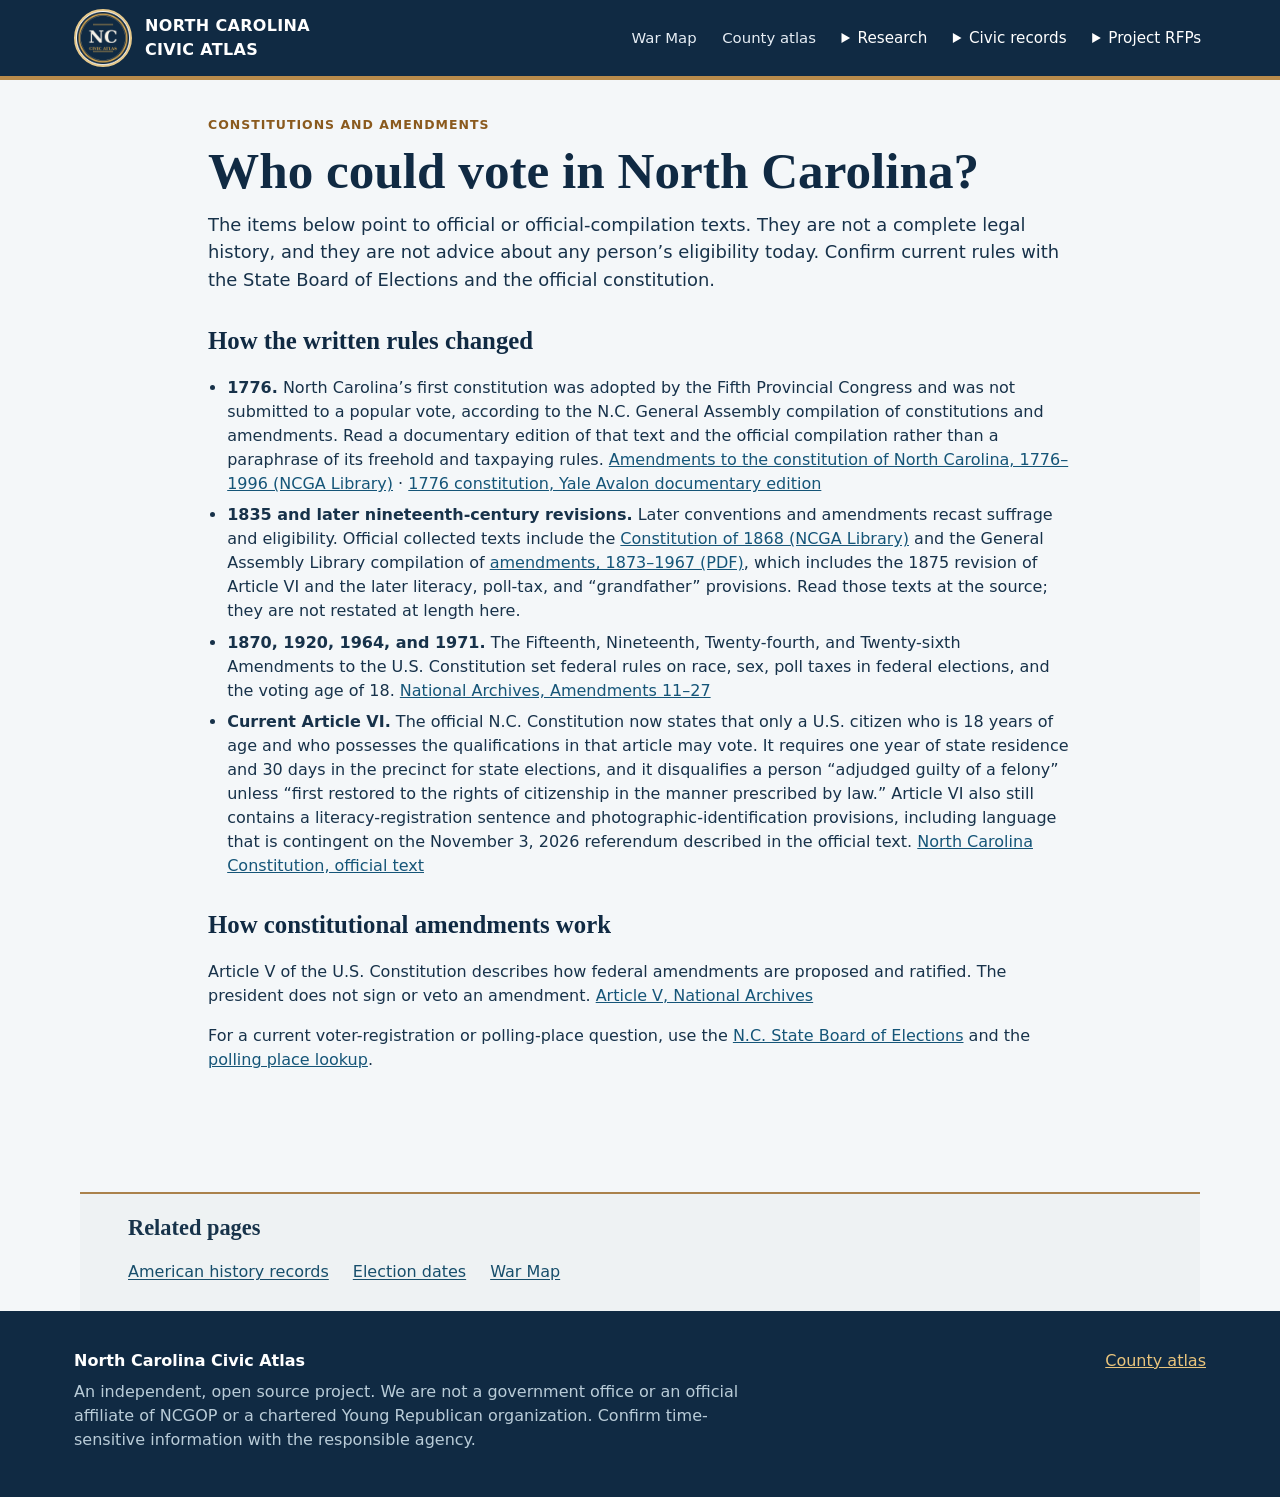
<file: suffrage.html>
<!doctype html>
<html lang="en">
<head>
  <meta charset="utf-8">
  <meta name="viewport" content="width=device-width, initial-scale=1">
  <meta name="description" content="How voting eligibility in North Carolina is written in official constitutions and amendments, with links to each source.">
  <title>Who could vote in North Carolina? | North Carolina Civic Atlas</title>
  <link rel="icon" type="image/png" href="assets/nc-badge.png">
  <link rel="stylesheet" href="atlas-navigation.css">
  <link rel="stylesheet" href="atlas-app.css">
  <link rel="stylesheet" href="research-pages.css">
  <script src="site-config.js"></script>
</head>
<body data-page-title="Who could vote in North Carolina?">
  <a class="skip-link" href="#main">Skip to main content</a>
  <header class="top">
    <div class="wrap">
      <a class="brand" href="index.html">
        <img class="brand-badge" data-site-badge src="assets/nc-badge.png" alt="">
        <span data-site-brand-label>NORTH CAROLINA<br>CIVIC ATLAS</span>
      </a>
      <nav aria-label="Main navigation" class="site-nav">
        <a href="war_map/">War Map</a>
        <a href="index.html#counties">County atlas</a>
        <details>
          <summary>Research</summary>
          <div>
            <a href="public-health.html">Public health</a>
            <a href="demographics.html">County demographics</a>
            <a href="trends.html">State trends</a>
            <a href="history.html">Historical spending</a>
            <a href="governors.html">Taxes by governor</a>
            <a href="migration-tax.html">Migration and taxes</a>
            <a href="suffrage.html">Voting eligibility</a>
            <a href="american-history.html">American history</a>
            <a href="ppc-funding.html">Organization funding</a>
          </div>
        </details>
        <details>
          <summary>Civic records</summary>
          <div>
            <a href="war_map/">North Carolina War Map</a>
            <a href="index.html#docket">Legislative docket</a>
            <a href="index.html#elections">Election dates</a>
            <a href="index.html#sources">Source directory</a>
            <a href="index.html#method">Research method</a>
          </div>
        </details>
        <details>
          <summary>Project RFPs</summary>
          <div>
            <a href="rfp.html">Daily sourdough at home</a>
            <a href="rfp-battery.html">Household battery buffering</a>
          </div>
        </details>
      </nav>
    </div>
  </header>
  <main id="main" class="wrap research-main">
    <p class="kicker">Constitutions and amendments</p>
    <h1>Who could vote in North Carolina?</h1>
    <p class="lede">The items below point to official or official-compilation texts. They are not a complete legal history, and they are not advice about any person’s eligibility today. Confirm current rules with the State Board of Elections and the official constitution.</p>
    <h2>How the written rules changed</h2>
    <ul class="plain">
      <li><strong>1776.</strong> North Carolina’s first constitution was adopted by the Fifth Provincial Congress and was not submitted to a popular vote, according to the N.C. General Assembly compilation of constitutions and amendments. Read a documentary edition of that text and the official compilation rather than a paraphrase of its freehold and taxpaying rules. <a href="https://webservices.ncleg.gov/ViewDocSiteFile/56192">Amendments to the constitution of North Carolina, 1776–1996 (NCGA Library)</a> · <a href="https://avalon.law.yale.edu/18th_century/nc07.asp">1776 constitution, Yale Avalon documentary edition</a></li>
      <li><strong>1835 and later nineteenth-century revisions.</strong> Later conventions and amendments recast suffrage and eligibility. Official collected texts include the <a href="https://webservices.ncleg.gov/ViewDocSiteFile/56196">Constitution of 1868 (NCGA Library)</a> and the General Assembly Library compilation of <a href="https://sites.ncleg.gov/library/wp-content/uploads/sites/5/2023/01/NC-Constitution-Amendments-1873-1967.pdf">amendments, 1873–1967 (PDF)</a>, which includes the 1875 revision of Article VI and the later literacy, poll-tax, and “grandfather” provisions. Read those texts at the source; they are not restated at length here.</li>
      <li><strong>1870, 1920, 1964, and 1971.</strong> The Fifteenth, Nineteenth, Twenty-fourth, and Twenty-sixth Amendments to the U.S. Constitution set federal rules on race, sex, poll taxes in federal elections, and the voting age of 18. <a href="https://www.archives.gov/founding-docs/amendments-11-27">National Archives, Amendments 11–27</a></li>
      <li><strong>Current Article VI.</strong> The official N.C. Constitution now states that only a U.S. citizen who is 18 years of age and who possesses the qualifications in that article may vote. It requires one year of state residence and 30 days in the precinct for state elections, and it disqualifies a person “adjudged guilty of a felony” unless “first restored to the rights of citizenship in the manner prescribed by law.” Article VI also still contains a literacy-registration sentence and photographic-identification provisions, including language that is contingent on the November 3, 2026 referendum described in the official text. <a href="https://www.ncleg.gov/EnactedLegislation/Constitution/NCConstitution.html">North Carolina Constitution, official text</a></li>
    </ul>
    <h2>How constitutional amendments work</h2>
    <p>Article V of the U.S. Constitution describes how federal amendments are proposed and ratified. The president does not sign or veto an amendment. <a href="https://www.archives.gov/federal-register/constitution/article-v.html">Article V, National Archives</a></p>
    <p>For a current voter-registration or polling-place question, use the <a href="https://www.ncsbe.gov/">N.C. State Board of Elections</a> and the <a href="https://vt.ncsbe.gov/PPLkup/">polling place lookup</a>.</p>

  </main>
  <aside class="atlas-explore" aria-label="Related pages">
    <h2>Related pages</h2>
    <ul>
      <li><a href="american-history.html">American history records</a></li>
      <li><a href="index.html#elections">Election dates</a></li>
      <li><a href="war_map/">War Map</a></li>
    </ul>
  </aside>
  <footer class="footer">
    <div class="wrap">
      <div>
        <strong data-site-name>North Carolina Civic Atlas</strong>
        <p data-site-disclaimer></p>
      </div>
      <div><a href="index.html">County atlas</a></div>
    </div>
  </footer>
  <script src="site-chrome.js"></script>

</body>
</html>
</file>
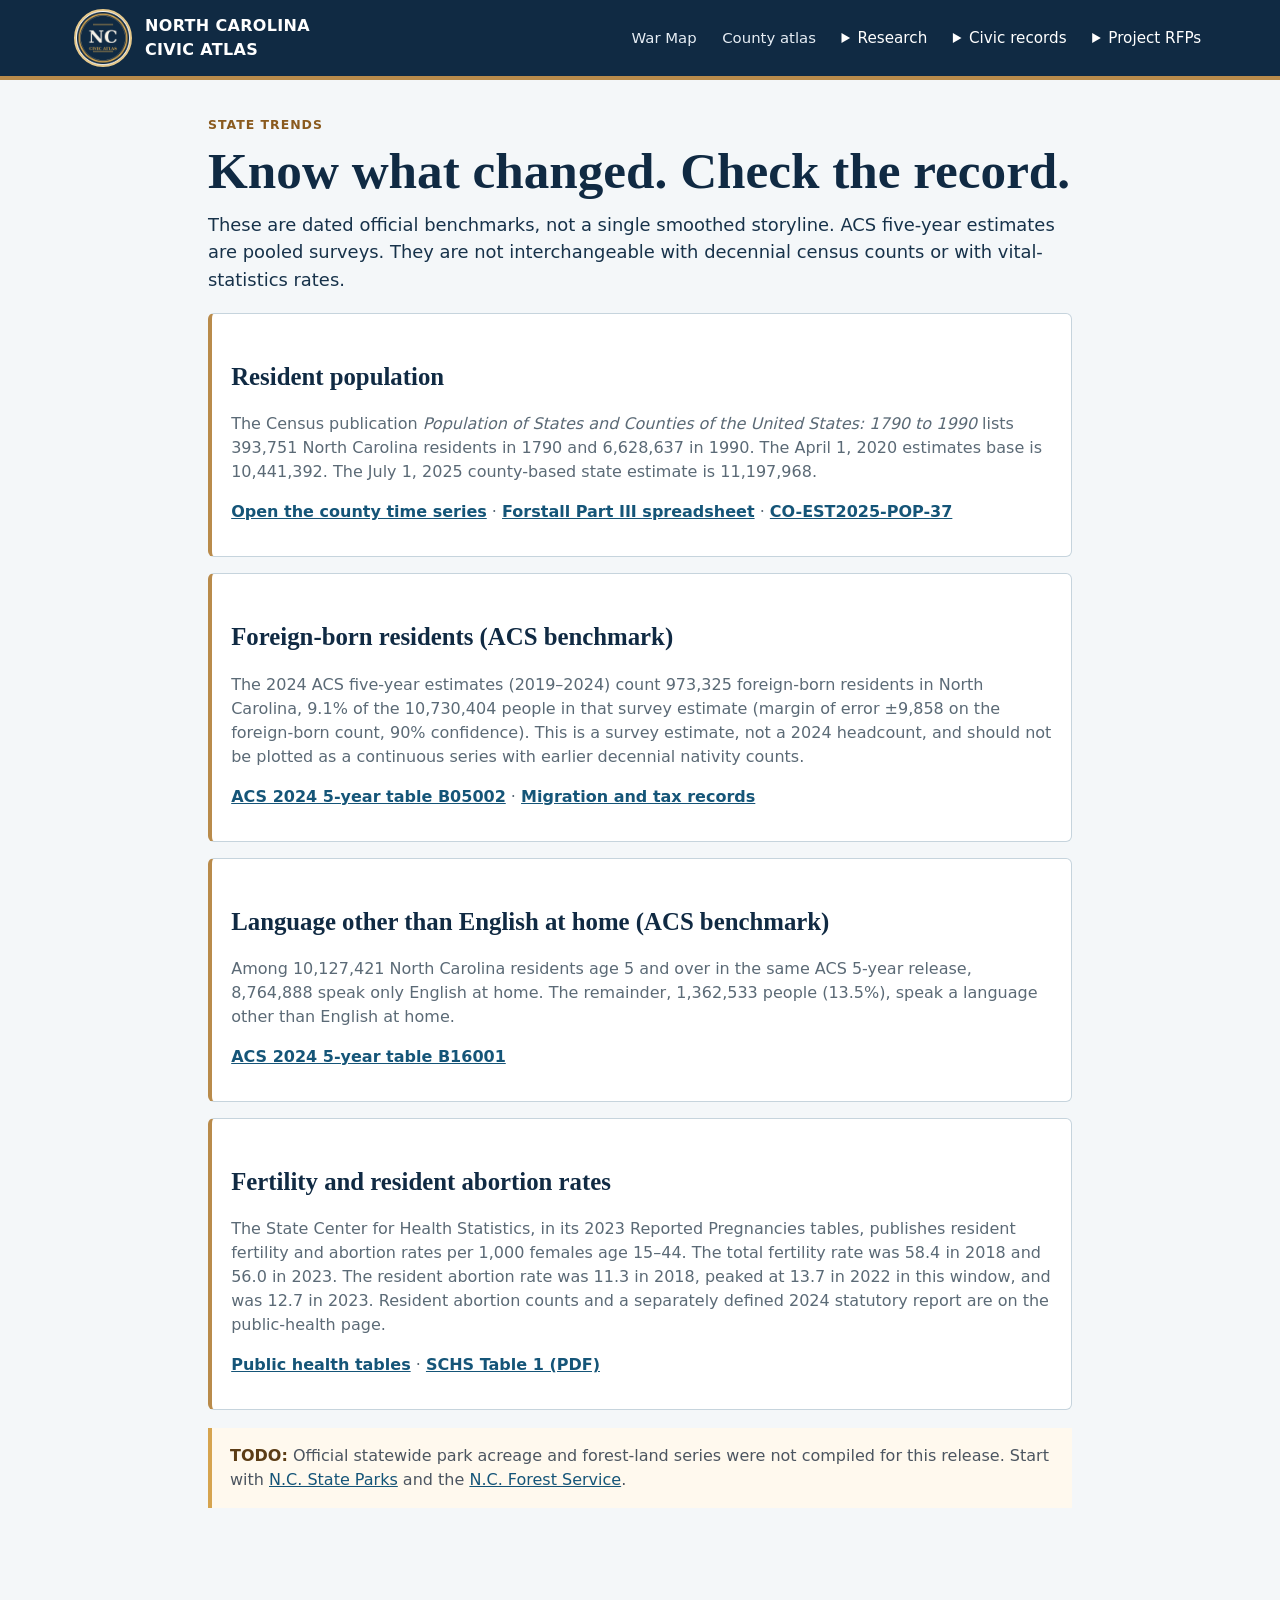
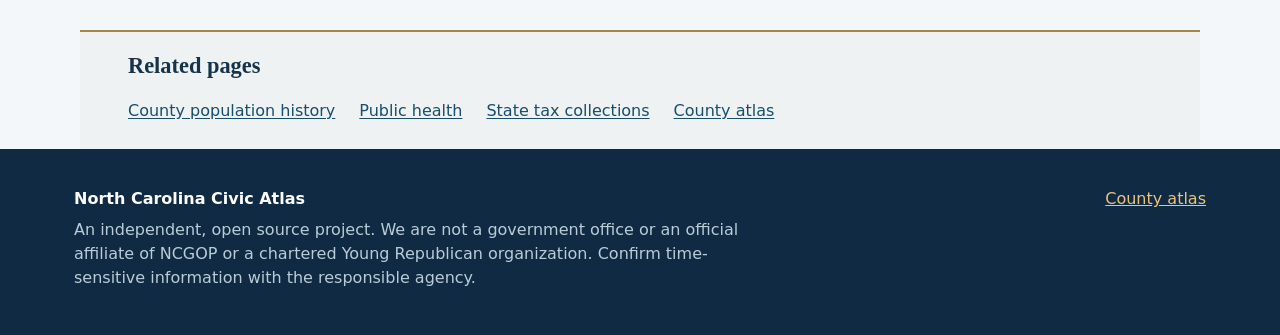
<file: trends.html>
<!doctype html>
<html lang="en">
<head>
  <meta charset="utf-8">
  <meta name="viewport" content="width=device-width, initial-scale=1">
  <meta name="description" content="Source-linked population, language, and vital-statistics benchmarks for North Carolina.">
  <title>North Carolina trends | North Carolina Civic Atlas</title>
  <link rel="icon" type="image/png" href="assets/nc-badge.png">
  <link rel="stylesheet" href="atlas-navigation.css">
  <link rel="stylesheet" href="atlas-app.css">
  <link rel="stylesheet" href="research-pages.css">
  <script src="site-config.js"></script>
</head>
<body data-page-title="North Carolina trends">
  <a class="skip-link" href="#main">Skip to main content</a>
  <header class="top">
    <div class="wrap">
      <a class="brand" href="index.html">
        <img class="brand-badge" data-site-badge src="assets/nc-badge.png" alt="">
        <span data-site-brand-label>NORTH CAROLINA<br>CIVIC ATLAS</span>
      </a>
      <nav aria-label="Main navigation" class="site-nav">
        <a href="war_map/">War Map</a>
        <a href="index.html#counties">County atlas</a>
        <details>
          <summary>Research</summary>
          <div>
            <a href="public-health.html">Public health</a>
            <a href="demographics.html">County demographics</a>
            <a href="trends.html">State trends</a>
            <a href="history.html">Historical spending</a>
            <a href="governors.html">Taxes by governor</a>
            <a href="migration-tax.html">Migration and taxes</a>
            <a href="suffrage.html">Voting eligibility</a>
            <a href="american-history.html">American history</a>
            <a href="ppc-funding.html">Organization funding</a>
          </div>
        </details>
        <details>
          <summary>Civic records</summary>
          <div>
            <a href="war_map/">North Carolina War Map</a>
            <a href="index.html#docket">Legislative docket</a>
            <a href="index.html#elections">Election dates</a>
            <a href="index.html#sources">Source directory</a>
            <a href="index.html#method">Research method</a>
          </div>
        </details>
        <details>
          <summary>Project RFPs</summary>
          <div>
            <a href="rfp.html">Daily sourdough at home</a>
            <a href="rfp-battery.html">Household battery buffering</a>
          </div>
        </details>
      </nav>
    </div>
  </header>
  <main id="main" class="wrap research-main">
    <p class="kicker">State trends</p>
    <h1>Know what changed. Check the record.</h1>
    <p class="lede">These are dated official benchmarks, not a single smoothed storyline. ACS five-year estimates are pooled surveys. They are not interchangeable with decennial census counts or with vital-statistics rates.</p>
    <article class="card">
      <h2>Resident population</h2>
      <p>The Census publication <i>Population of States and Counties of the United States: 1790 to 1990</i> lists 393,751 North Carolina residents in 1790 and 6,628,637 in 1990. The April 1, 2020 estimates base is 10,441,392. The July 1, 2025 county-based state estimate is 11,197,968.</p>
      <p><a href="demographics.html">Open the county time series</a> · <a href="https://www2.census.gov/programs-surveys/decennial/tables/1990/population-of-states-and-counties-us-1790-1990/population_partiii.xls">Forstall Part III spreadsheet</a> · <a href="https://www2.census.gov/programs-surveys/popest/tables/2020-2025/counties/totals/co-est2025-pop-37.xlsx">CO-EST2025-POP-37</a></p>
    </article>
    <article class="card">
      <h2>Foreign-born residents (ACS benchmark)</h2>
      <p>The 2024 ACS five-year estimates (2019–2024) count 973,325 foreign-born residents in North Carolina, 9.1% of the 10,730,404 people in that survey estimate (margin of error ±9,858 on the foreign-born count, 90% confidence). This is a survey estimate, not a 2024 headcount, and should not be plotted as a continuous series with earlier decennial nativity counts.</p>
      <p><a href="https://www2.census.gov/programs-surveys/acs/summary_file/2024/table-based-SF/data/5YRData/acsdt5y2024-b05002.dat">ACS 2024 5-year table B05002</a> · <a href="migration-tax.html">Migration and tax records</a></p>
    </article>
    <article class="card">
      <h2>Language other than English at home (ACS benchmark)</h2>
      <p>Among 10,127,421 North Carolina residents age 5 and over in the same ACS 5-year release, 8,764,888 speak only English at home. The remainder, 1,362,533 people (13.5%), speak a language other than English at home.</p>
      <p><a href="https://www2.census.gov/programs-surveys/acs/summary_file/2024/table-based-SF/data/5YRData/acsdt5y2024-b16001.dat">ACS 2024 5-year table B16001</a></p>
    </article>
    <article class="card">
      <h2>Fertility and resident abortion rates</h2>
      <p>The State Center for Health Statistics, in its 2023 Reported Pregnancies tables, publishes resident fertility and abortion rates per 1,000 females age 15–44. The total fertility rate was 58.4 in 2018 and 56.0 in 2023. The resident abortion rate was 11.3 in 2018, peaked at 13.7 in 2022 in this window, and was 12.7 in 2023. Resident abortion counts and a separately defined 2024 statutory report are on the public-health page.</p>
      <p><a href="public-health.html">Public health tables</a> · <a href="https://schs.dph.ncdhhs.gov/data/vital/pregnancies/2023/Table1-2018-2023-PregnancyFertilityAbortionFetalDeathRates.pdf">SCHS Table 1 (PDF)</a></p>
    </article>
    <div class="todo"><strong>TODO:</strong> Official statewide park acreage and forest-land series were not compiled for this release. Start with <a href="https://www.ncparks.gov/">N.C. State Parks</a> and the <a href="https://www.ncagr.gov/divisions/nc-forest-service">N.C. Forest Service</a>.</div>

  </main>
  <aside class="atlas-explore" aria-label="Related pages">
    <h2>Related pages</h2>
    <ul>
      <li><a href="demographics.html">County population history</a></li>
      <li><a href="public-health.html">Public health</a></li>
      <li><a href="governors.html">State tax collections</a></li>
      <li><a href="index.html">County atlas</a></li>
    </ul>
  </aside>
  <footer class="footer">
    <div class="wrap">
      <div>
        <strong data-site-name>North Carolina Civic Atlas</strong>
        <p data-site-disclaimer></p>
      </div>
      <div><a href="index.html">County atlas</a></div>
    </div>
  </footer>
  <script src="site-chrome.js"></script>

</body>
</html>
</file>
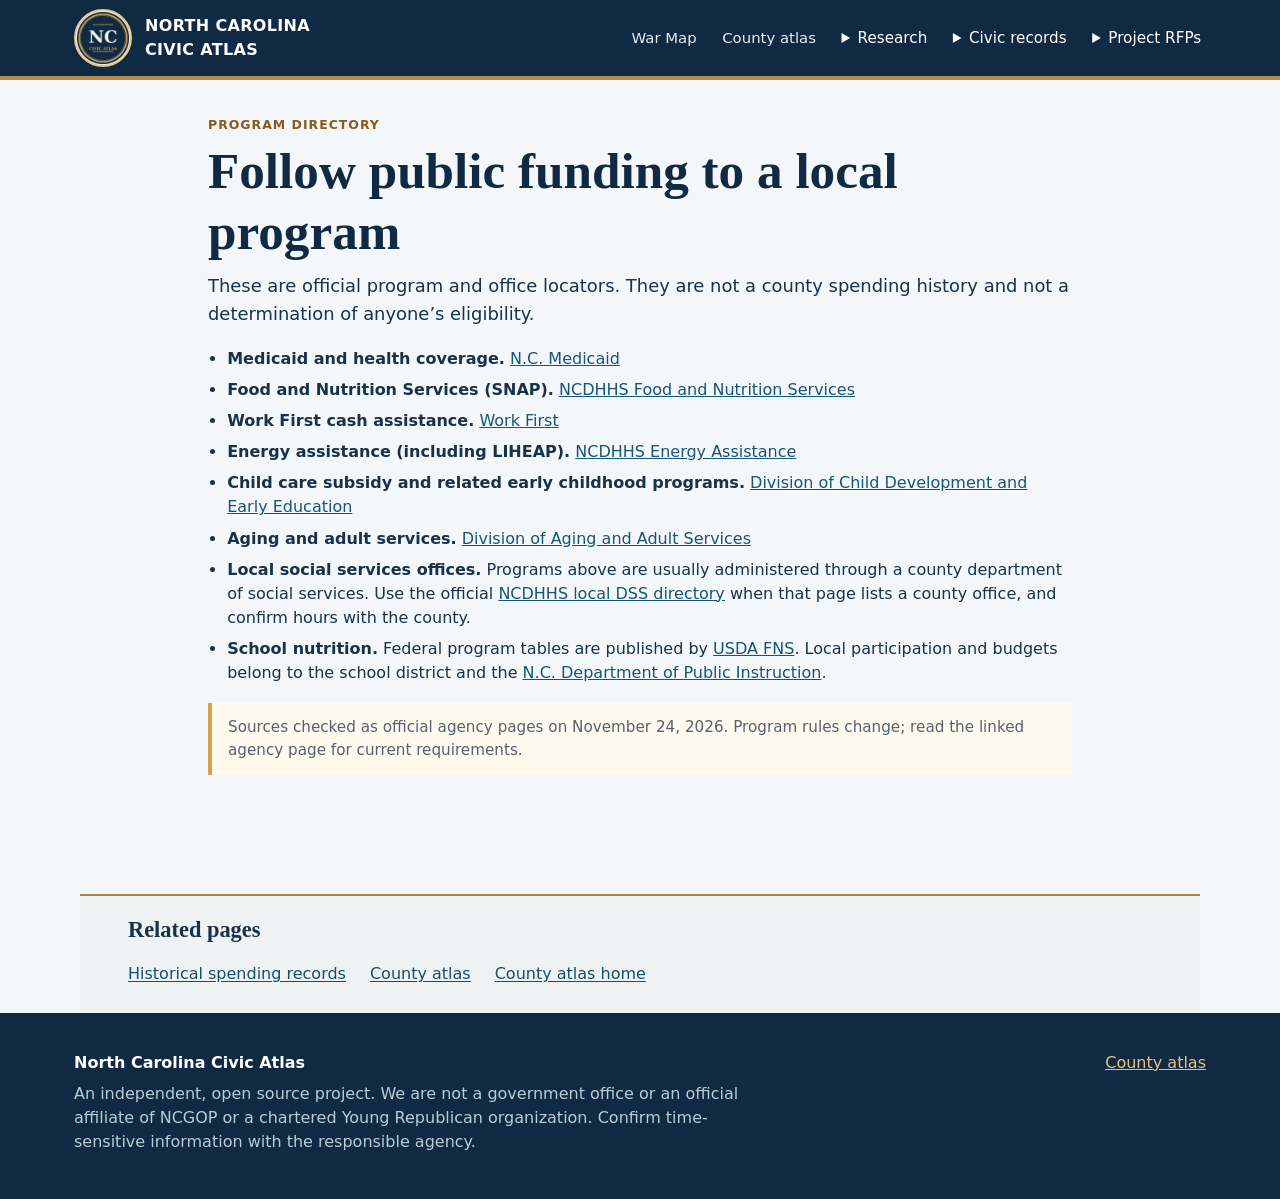
<file: welfare-files/program-directory.html>
<!doctype html>
<html lang="en" data-base="../">
<head>
  <meta charset="utf-8">
  <meta name="viewport" content="width=device-width, initial-scale=1">
  <meta name="description" content="Official North Carolina and federal starting points for public benefit programs, with links to the responsible agencies.">
  <title>North Carolina program and funding directory | North Carolina Civic Atlas</title>
  <link rel="icon" type="image/png" href="../assets/nc-badge.png">
  <link rel="stylesheet" href="../atlas-navigation.css">
  <link rel="stylesheet" href="../atlas-app.css">
  <link rel="stylesheet" href="../research-pages.css">
  <script src="../site-config.js"></script>
</head>
<body data-page-title="North Carolina program and funding directory">
  <a class="skip-link" href="#main">Skip to main content</a>
  <header class="top">
    <div class="wrap">
      <a class="brand" href="../index.html">
        <img class="brand-badge" data-site-badge src="../assets/nc-badge.png" alt="">
        <span data-site-brand-label>NORTH CAROLINA<br>CIVIC ATLAS</span>
      </a>
      <nav aria-label="Main navigation" class="site-nav">
        <a href="../war_map/">War Map</a>
        <a href="../index.html#counties">County atlas</a>
        <details>
          <summary>Research</summary>
          <div>
            <a href="../public-health.html">Public health</a>
            <a href="../demographics.html">County demographics</a>
            <a href="../trends.html">State trends</a>
            <a href="../history.html">Historical spending</a>
            <a href="../governors.html">Taxes by governor</a>
            <a href="../migration-tax.html">Migration and taxes</a>
            <a href="../suffrage.html">Voting eligibility</a>
            <a href="../american-history.html">American history</a>
            <a href="../ppc-funding.html">Organization funding</a>
          </div>
        </details>
        <details>
          <summary>Civic records</summary>
          <div>
            <a href="../war_map/">North Carolina War Map</a>
            <a href="../index.html#docket">Legislative docket</a>
            <a href="../index.html#elections">Election dates</a>
            <a href="../index.html#sources">Source directory</a>
            <a href="../index.html#method">Research method</a>
          </div>
        </details>
        <details>
          <summary>Project RFPs</summary>
          <div>
            <a href="../rfp.html">Daily sourdough at home</a>
            <a href="../rfp-battery.html">Household battery buffering</a>
          </div>
        </details>
      </nav>
    </div>
  </header>
  <main id="main" class="wrap research-main">
    <p class="kicker">Program directory</p>
    <h1>Follow public funding to a local program</h1>
    <p class="lede">These are official program and office locators. They are not a county spending history and not a determination of anyone’s eligibility.</p>
    <ul class="plain">
      <li><strong>Medicaid and health coverage.</strong> <a href="https://medicaid.ncdhhs.gov/">N.C. Medicaid</a></li>
      <li><strong>Food and Nutrition Services (SNAP).</strong> <a href="https://www.ncdhhs.gov/divisions/child-and-family-well-being/food-and-nutrition-services-food-stamps">NCDHHS Food and Nutrition Services</a></li>
      <li><strong>Work First cash assistance.</strong> <a href="https://www.ncdhhs.gov/divisions/social-services/work-first-family-assistance">Work First</a></li>
      <li><strong>Energy assistance (including LIHEAP).</strong> <a href="https://www.ncdhhs.gov/divisions/social-services/energy-assistance">NCDHHS Energy Assistance</a></li>
      <li><strong>Child care subsidy and related early childhood programs.</strong> <a href="https://ncchildcare.ncdhhs.gov/">Division of Child Development and Early Education</a></li>
      <li><strong>Aging and adult services.</strong> <a href="https://www.ncdhhs.gov/divisions/division-aging">Division of Aging and Adult Services</a></li>
      <li><strong>Local social services offices.</strong> Programs above are usually administered through a county department of social services. Use the official <a href="https://www.ncdhhs.gov/divisions/social-services/local-dss-directory">NCDHHS local DSS directory</a> when that page lists a county office, and confirm hours with the county.</li>
      <li><strong>School nutrition.</strong> Federal program tables are published by <a href="https://www.fns.usda.gov/pd/child-nutrition-tables">USDA FNS</a>. Local participation and budgets belong to the school district and the <a href="https://www.dpi.nc.gov/">N.C. Department of Public Instruction</a>.</li>
    </ul>
    <p class="note">Sources checked as official agency pages on November 24, 2026. Program rules change; read the linked agency page for current requirements.</p>

  </main>
  <aside class="atlas-explore" aria-label="Related pages">
    <h2>Related pages</h2>
    <ul>
      <li><a href="../history.html">Historical spending records</a></li>
      <li><a href="../index.html#counties">County atlas</a></li>
      <li><a href="../index.html">County atlas home</a></li>
    </ul>
  </aside>
  <footer class="footer">
    <div class="wrap">
      <div>
        <strong data-site-name>North Carolina Civic Atlas</strong>
        <p data-site-disclaimer></p>
      </div>
      <div><a href="../index.html">County atlas</a></div>
    </div>
  </footer>
  <script src="../site-chrome.js"></script>

</body>
</html>
</file>
<file: atlas-navigation.css>
.atlas-explore {
  margin: 2.5rem auto 0;
  padding: 1.25rem clamp(1rem, 4vw, 3rem);
  max-width: 70rem;
  border-top: 2px solid #aa824b;
  color: #17334a;
  background: #eef2f3;
  font: 1rem/1.5 system-ui, sans-serif;
}
.atlas-explore h2 {font: bold 1.4rem/1.25 Georgia, serif; margin: 0 0 .75rem}
.atlas-explore ul {display: flex; flex-wrap: wrap; gap: .25rem 1.5rem; margin: 0; padding: 0; list-style: none}
.atlas-explore li {margin: 0}
.atlas-explore a {display: inline-block; color: #174e6b; padding: .4rem 0; text-underline-offset: .15em}
.atlas-explore a:focus-visible {outline: 3px solid #9e640e; outline-offset: 2px}
@media print {.atlas-explore {display: none}}
.skip-link{position:absolute;left:1rem;top:-8rem;z-index:9;background:#fff;color:#173950;padding:.65rem;font:1rem system-ui,sans-serif}.skip-link:focus{top:.5rem}
</file>
<file: atlas-app.css>
:root{font-family:Inter,ui-sans-serif,system-ui,-apple-system,Segoe UI,sans-serif;color:#17263a;background:#f4f7f9;font-size:16px;line-height:1.5}
    *{box-sizing:border-box}html{scroll-behavior:smooth}body{margin:0}a{color:inherit}button,input{font:inherit}button{cursor:pointer}a:focus-visible,button:focus-visible,input:focus-visible{outline:3px solid #d99a2b;outline-offset:3px}
    .wrap{max-width:1180px;margin:auto;padding:0 24px}.top{background:#102a43;color:#fff;border-bottom:4px solid #b98b4b}.top .wrap{min-height:76px;display:flex;align-items:center;justify-content:space-between;gap:24px}.brand{display:flex;align-items:center;gap:13px;text-decoration:none;font-weight:800;letter-spacing:.02em}.brand-badge{display:block;width:58px;height:58px;border-radius:50%;object-fit:cover;background:#fff;border:2px solid #e5c88b}.top nav{display:flex;gap:24px;flex-wrap:wrap}.top nav a{font-size:.93rem;text-decoration:none;color:#e7eef5}.top nav a:hover{text-decoration:underline}
    .hero{background:linear-gradient(100deg,rgba(12,35,57,.96) 0%,rgba(14,45,71,.90) 46%,rgba(14,45,71,.52) 100%),url('assets/nc-banner.jpg') center/cover no-repeat;color:#fff;padding:76px 0 69px}.eyebrow{text-transform:uppercase;letter-spacing:.15em;color:#e9c47c;font-weight:800;font-size:.78rem}.hero h1{font-family:Georgia,serif;font-size:clamp(2.6rem,5.5vw,5rem);line-height:1.08;letter-spacing:-.035em;max-width:850px;margin:16px 0 20px}.hero p{max-width:730px;font-size:1.13rem;color:#e1eaf1}.hero-actions{display:flex;gap:12px;flex-wrap:wrap;margin-top:30px}.btn{display:inline-block;border-radius:8px;padding:12px 18px;text-decoration:none;font-weight:750;border:1px solid #c8d6df;background:#fff;color:#183552}.btn.gold{background:#d7a64f;border-color:#d7a64f;color:#152738}.btn.ghost{background:transparent;color:#fff;border-color:#abc1d1}.btn:hover{filter:brightness(.95)}
    .stats{display:grid;grid-template-columns:repeat(3,1fr);gap:16px;margin-top:-28px;position:relative}.stat{background:#fff;padding:20px 24px;border-radius:10px;box-shadow:0 6px 24px #19334b16;border:1px solid #dfE6ea}.stat strong{display:block;font-family:Georgia,serif;font-size:1.8rem;color:#143b59}.stat span{font-size:.9rem;color:#526273}
    section{padding:58px 0}.section-head{display:flex;justify-content:space-between;align-items:end;gap:18px;margin-bottom:23px}.section-head h2{font-family:Georgia,serif;font-size:clamp(1.8rem,3vw,2.6rem);margin:5px 0}.section-head p{margin:0;color:#5d6b78;max-width:640px}.kicker{font-size:.77rem;text-transform:uppercase;letter-spacing:.13em;color:#98692b;font-weight:800}
    .finder{display:grid;grid-template-columns:minmax(230px,320px) minmax(0,1fr);gap:20px;align-items:start}.sidebar,.panel,.card{background:#fff;border:1px solid #dbe4e9;border-radius:10px}.sidebar{overflow:hidden;position:sticky;top:15px}.searchbox{padding:16px;border-bottom:1px solid #e1e8ed}.searchbox label{display:block;font-weight:750;font-size:.88rem;margin-bottom:7px}.searchbox input{width:100%;padding:11px 12px;border:1px solid #aebeca;border-radius:6px;background:#fff;color:#17263a}.county-list{max-height:545px;overflow:auto;padding:8px}.county-list button{display:flex;width:100%;align-items:center;justify-content:space-between;border:0;background:#fff;text-align:left;padding:10px 12px;color:#20374a;border-radius:6px}.county-list button:hover{background:#edf4f8}.county-list button[aria-current="true"]{background:#173d5b;color:#fff;font-weight:750}.county-list small{opacity:.7}.empty{padding:10px 12px;color:#6a7882}
    .panel{padding:26px}.county-top{display:flex;justify-content:space-between;gap:20px;align-items:start}.county-top h3{font-family:Georgia,serif;font-size:2rem;margin:0}.county-top p{margin:6px 0 0;color:#5a6875}.pill{display:inline-block;border-radius:100px;padding:5px 10px;background:#fff2d9;color:#7a4b0c;font-size:.8rem;font-weight:750;white-space:nowrap}.tabs{display:flex;gap:4px;overflow:auto;border-bottom:1px solid #dce5ea;margin:24px 0}.tabs button{border:0;background:transparent;padding:10px 14px;color:#506172;white-space:nowrap;border-bottom:3px solid transparent}.tabs button[aria-selected="true"]{border-color:#b68039;color:#173d5b;font-weight:800}.tabpanel h4{margin:0 0 8px;font-size:1.15rem}.tabpanel p{color:#536575}.source-grid{display:grid;grid-template-columns:repeat(2,minmax(0,1fr));gap:12px;margin-top:18px}.source-card{padding:16px;border:1px solid #dbe4e9;border-radius:8px;background:#fafcfd}.source-card strong{display:block}.source-card p{font-size:.88rem;margin:7px 0 11px}.source-card a{color:#14537c;font-weight:750}.note{border-left:4px solid #d6a44f;background:#fff9ee;padding:13px 16px;color:#4c5560;margin-top:18px}.note strong{color:#5c3d16}.meta{color:#6a7985;font-size:.84rem}
    .band{background:#e8f0f4;border-top:1px solid #d7e3e9;border-bottom:1px solid #d7e3e9}.three{display:grid;grid-template-columns:repeat(3,1fr);gap:15px}.card{padding:22px}.card .number{font-family:Georgia,serif;font-size:1.65rem;color:#173d5b}.card h3{margin:10px 0 7px}.card p{color:#5b6a76}.card a{color:#14537c;font-weight:750}.link-list{display:grid;grid-template-columns:repeat(2,1fr);gap:12px}.link-list a{display:block;background:white;border:1px solid #dbe4e9;border-radius:8px;padding:17px;text-decoration:none}.link-list a:hover{border-color:#7395aa}.link-list strong{display:block;color:#173d5b}.link-list span{color:#5c6b78;font-size:.9rem}
    .method{display:grid;grid-template-columns:1fr 1fr;gap:30px}.method h3{font-size:1.08rem}.method ul{padding-left:20px;color:#526372}.method li{margin:9px 0}.footer{background:#102a43;color:#cfdee7;padding:38px 0}.footer .wrap{display:flex;justify-content:space-between;gap:24px;flex-wrap:wrap}.footer strong{color:white}.footer p{max-width:700px;margin:7px 0;color:#b9ccd8}.footer a{color:#e9c47c}
    .mapbox{background:#fff;border:1px solid #dbe4e9;border-radius:10px;padding:18px;margin-bottom:20px}.mapbar{display:flex;justify-content:space-between;gap:18px;align-items:center;flex-wrap:wrap}.mapbar h3{font-family:Georgia,serif;font-size:1.35rem;margin:0}.mapmodes{display:flex;gap:6px;flex-wrap:wrap}.mapmodes button{border:1px solid #bdccd6;border-radius:6px;background:#fff;padding:8px 12px;color:#25435a}.mapmodes button[aria-pressed="true"]{background:#173d5b;color:#fff;border-color:#173d5b}.mapcanvas{display:grid;place-items:center;min-height:250px;margin:12px 0}.mapcanvas svg{display:block;width:100%;height:auto;max-height:570px}.mapcanvas path{fill:#c9dce7;stroke:#fff;stroke-width:1.35;cursor:pointer;transition:fill .15s}.mapcanvas path:hover,.mapcanvas path:focus{fill:#d7a64f!important;outline:none}.mapcanvas path.selected{stroke:#12334f;stroke-width:3}.mapcanvas .map-label{pointer-events:none;text-anchor:middle;dominant-baseline:middle;font-size:9px;font-weight:800;fill:#102a43;stroke:#fff;stroke-width:2px;paint-order:stroke}.mapcanvas .map-label.small{font-size:7px}.maplegend{display:flex;gap:18px;flex-wrap:wrap;color:#526575;font-size:.86rem}.maplegend span{display:inline-flex;align-items:center;gap:6px}.swatch{width:14px;height:14px;border-radius:3px;background:#c9dce7}.mapstatus{font-size:.9rem;color:#496075}
    @media(max-width:800px){.finder{grid-template-columns:1fr}.sidebar{position:static}.county-list{max-height:220px}.stats,.three{grid-template-columns:1fr}.method,.link-list{grid-template-columns:1fr}.top .wrap{padding-top:12px;padding-bottom:12px;align-items:start;flex-direction:column}.top nav{gap:14px}.source-grid{grid-template-columns:1fr}.county-top{flex-direction:column}}
  #counties{padding-top:14px}.atlas-banner{background:linear-gradient(90deg,#102a43f5,#102a4370),url('assets/nc-banner.jpg') center 48%/cover;color:white;padding:14px 22px;border-radius:9px;margin-bottom:12px}.atlas-banner h1{font:700 clamp(1.65rem,4vw,2.35rem)/1.12 Georgia,serif;margin:0}.atlas-banner p{margin:5px 0 0}.mapbar h2{font:700 1.25rem Georgia,serif;margin:0}.drilldown{display:inline-block;background:#163f60;color:white;padding:9px 14px;border-radius:5px;margin:0 0 8px;text-decoration:none}.drilldown:hover{text-decoration:underline}
   .top .site-nav{align-items:center;gap:.25rem 1rem}.site-nav>a,.site-nav summary{display:block;padding:.65rem .3rem;color:white;font-size:.95rem;cursor:pointer}.site-nav details{position:relative}.site-nav summary{display:list-item}.site-nav details>div{position:absolute;right:0;z-index:5;min-width:14rem;padding:.4rem;background:#102a43;border:1px solid #8299a8;box-shadow:0 5px 14px #102a4330}.site-nav details a{display:block;padding:.55rem .7rem}.skip-link{position:absolute;left:1rem;top:-8rem;z-index:9;background:white;color:#173950;padding:.65rem}.skip-link:focus{top:.5rem}.map-search-link{display:inline-block;margin:.25rem 0 .5rem;color:#20577b}.tabs{flex-wrap:wrap}summary:focus-visible{outline:3px solid #d99a2b;outline-offset:2px}@media(max-width:800px){.top .site-nav{width:100%;align-items:start}.site-nav details>div{position:static;min-width:0;border:none;box-shadow:none}.site-nav details[open]{width:100%}}
@media(max-width:800px){.finder,.source-grid,.three,.method,.link-list{grid-template-columns:minmax(0,1fr)}.finder>*,.searchbox,.tabs,.panel,.source-card,.mapbox{min-width:0}.finder input,.finder select{max-width:100%;box-sizing:border-box}.panel,.source-card,.card{overflow-wrap:anywhere}.top .wrap{gap:.2rem}.top .site-nav{gap:.1rem .65rem}.site-nav>a,.site-nav summary{padding:.4rem .1rem}}

.todo{border-left:4px solid #d6a44f;background:#fff9ee;padding:16px 18px;margin:18px 0;color:#4c5560}
.todo strong{color:#5c3d16}
.phase-note{font-size:.9rem;color:#526273}
</file>
<file: research-pages.css>
.research-main{padding:36px 0 64px;color:#17324a;max-width:54rem}
.research-main h1,.research-main h2,.research-main h3{font-family:Georgia,serif;line-height:1.2;color:#102a43}
.research-main h1{font-size:clamp(2rem,5vw,3.2rem);margin:0 0 .6rem}
.research-main h2{margin-top:2rem;font-size:1.55rem}
.research-main a{color:#155578}
.research-main .lede{font-size:1.12rem;line-height:1.55;margin:0 0 1.2rem}
.research-main table{width:100%;border-collapse:collapse;margin:1rem 0 1.5rem;font-size:.98rem}
.research-main th,.research-main td{border-bottom:1px solid #d5dee6;padding:.45rem .4rem;text-align:left;vertical-align:top}
.research-main th{font-size:.82rem;letter-spacing:.04em;text-transform:uppercase;color:#526372}
.research-main td.num,.research-main th.num{text-align:right;font-variant-numeric:tabular-nums;white-space:nowrap}
.research-main .bar{height:.7rem;background:#3f7f9e;border-radius:2px;min-width:2px}
.research-main .controls{display:flex;flex-wrap:wrap;gap:.8rem;align-items:center;margin:1rem 0}
.research-main select,.research-main input[type=search]{font:1rem system-ui,sans-serif;padding:.35rem .5rem}
.research-main .sources,.research-main .note{color:#526372;font-size:.95rem}
.research-main article.card{background:#fff;border:1px solid #c6d4dd;border-left:4px solid #b98b4b;border-radius:6px;padding:1rem 1.2rem;margin:1rem 0}
.research-main ul.plain{padding-left:1.2rem}
.research-main li{margin:.45rem 0}
.kicker{font-size:.78rem;letter-spacing:.08em;text-transform:uppercase;color:#8a5a1e;font-weight:700;margin:0 0 .3rem}
.download{display:inline-block;margin:.4rem 1rem .4rem 0}
#chart{display:flex;align-items:flex-end;gap:3px;height:160px;margin:1rem 0 2rem;border-bottom:1px solid #c6d4dd;padding-bottom:4px}
#chart i{flex:1;background:#3f7f9e;display:block;min-height:2px;border-radius:2px 2px 0 0}
</file>
